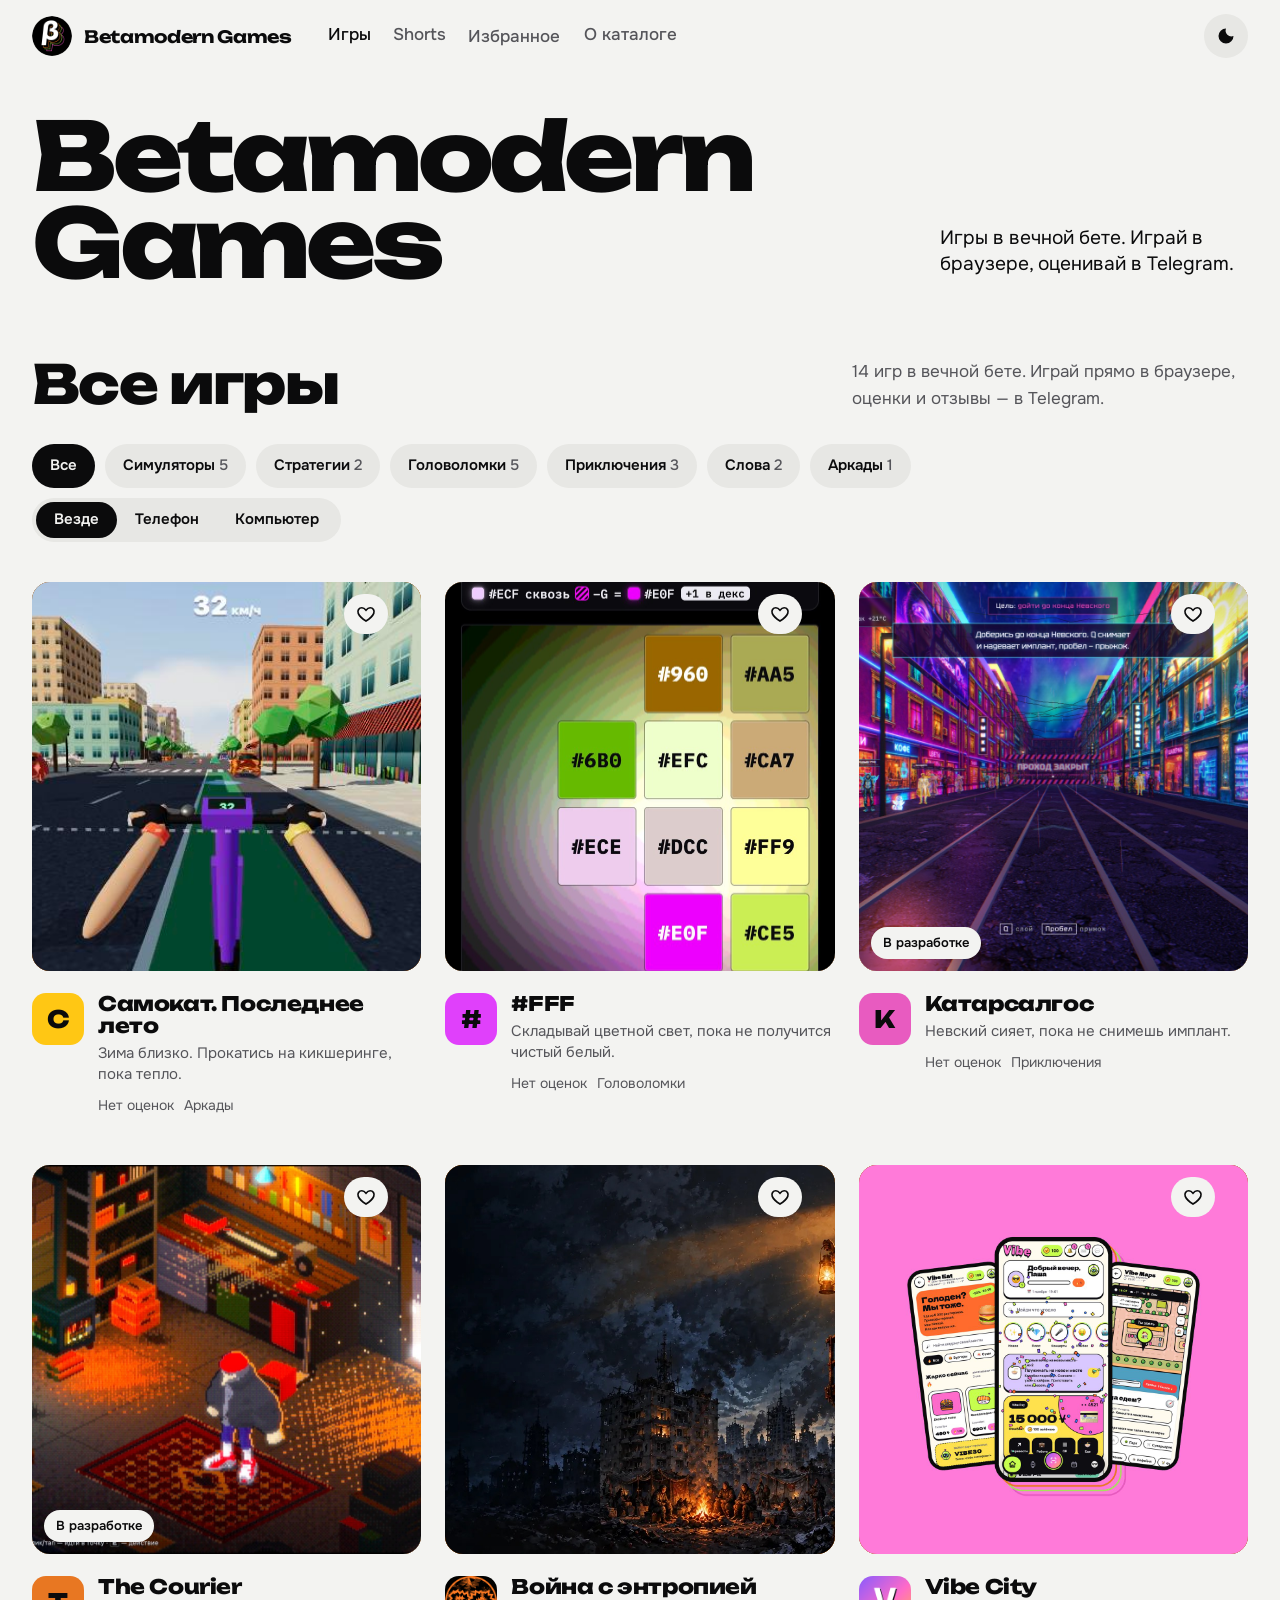
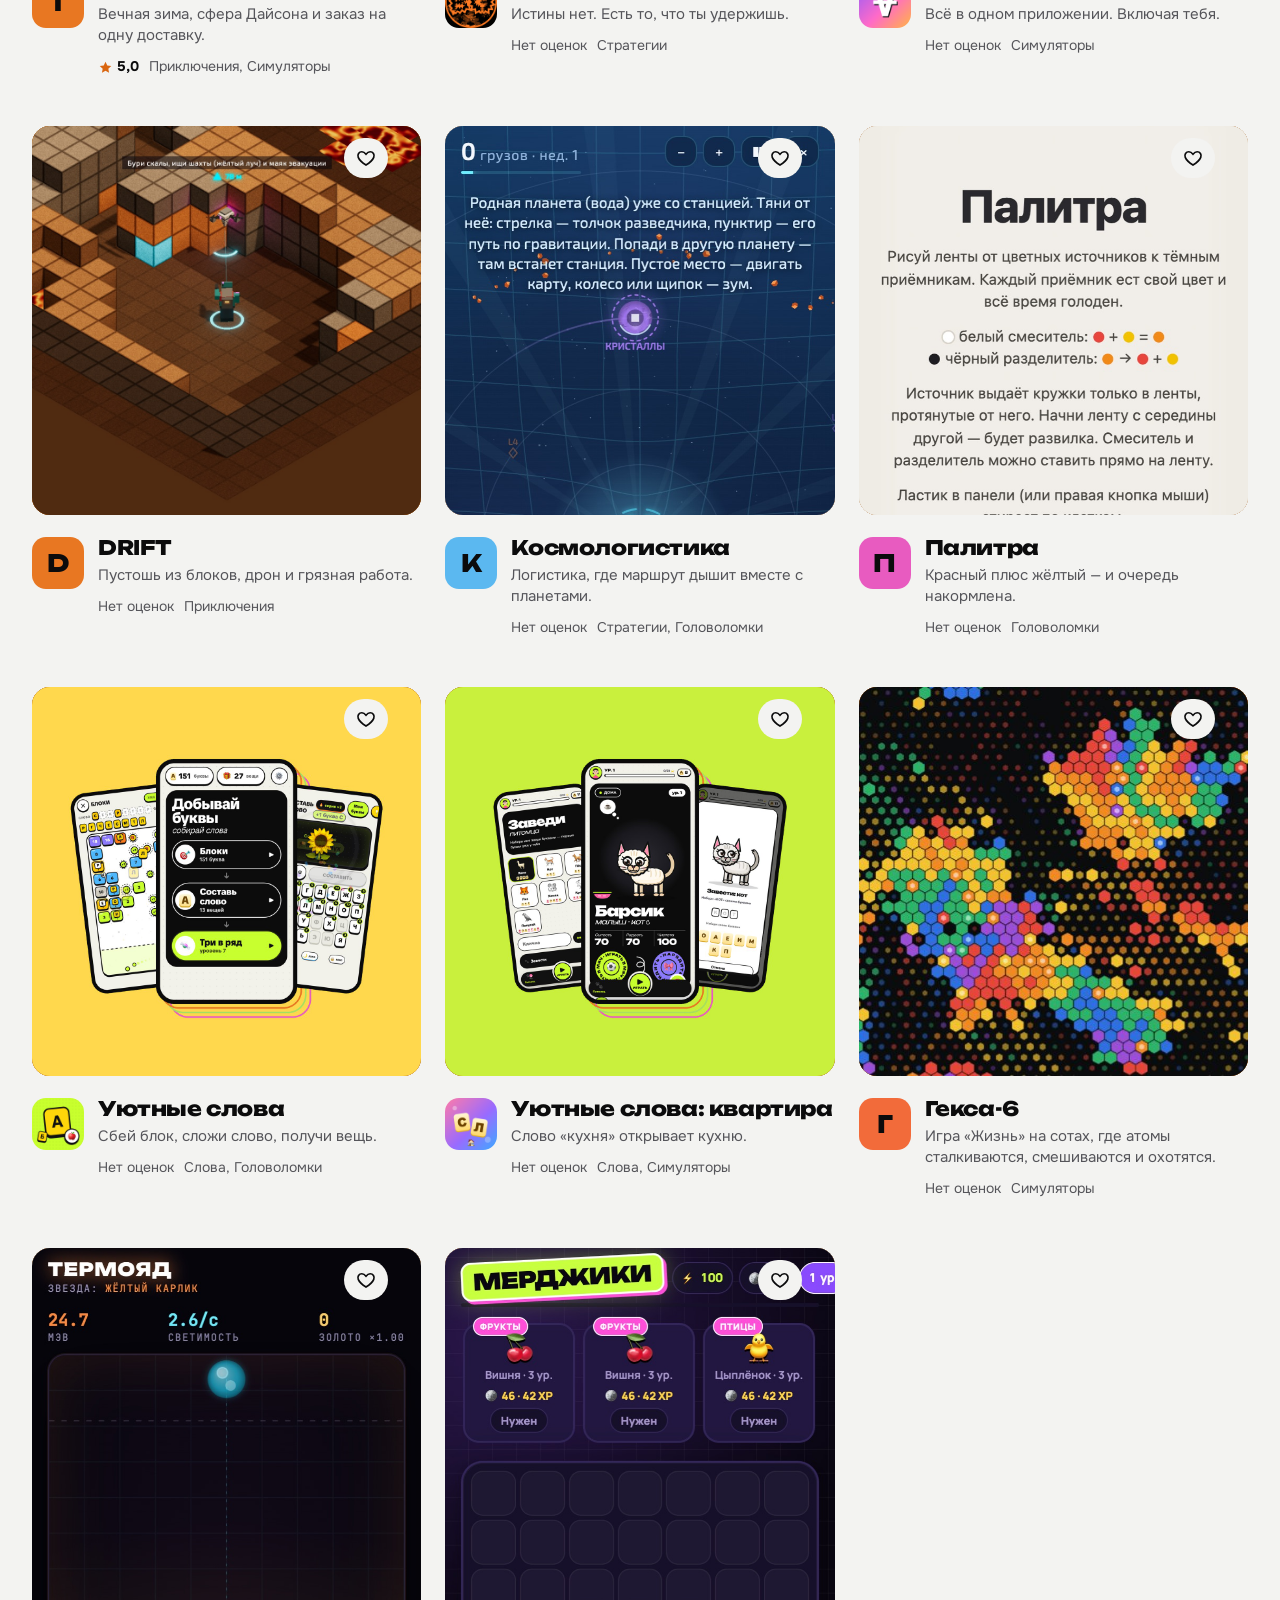
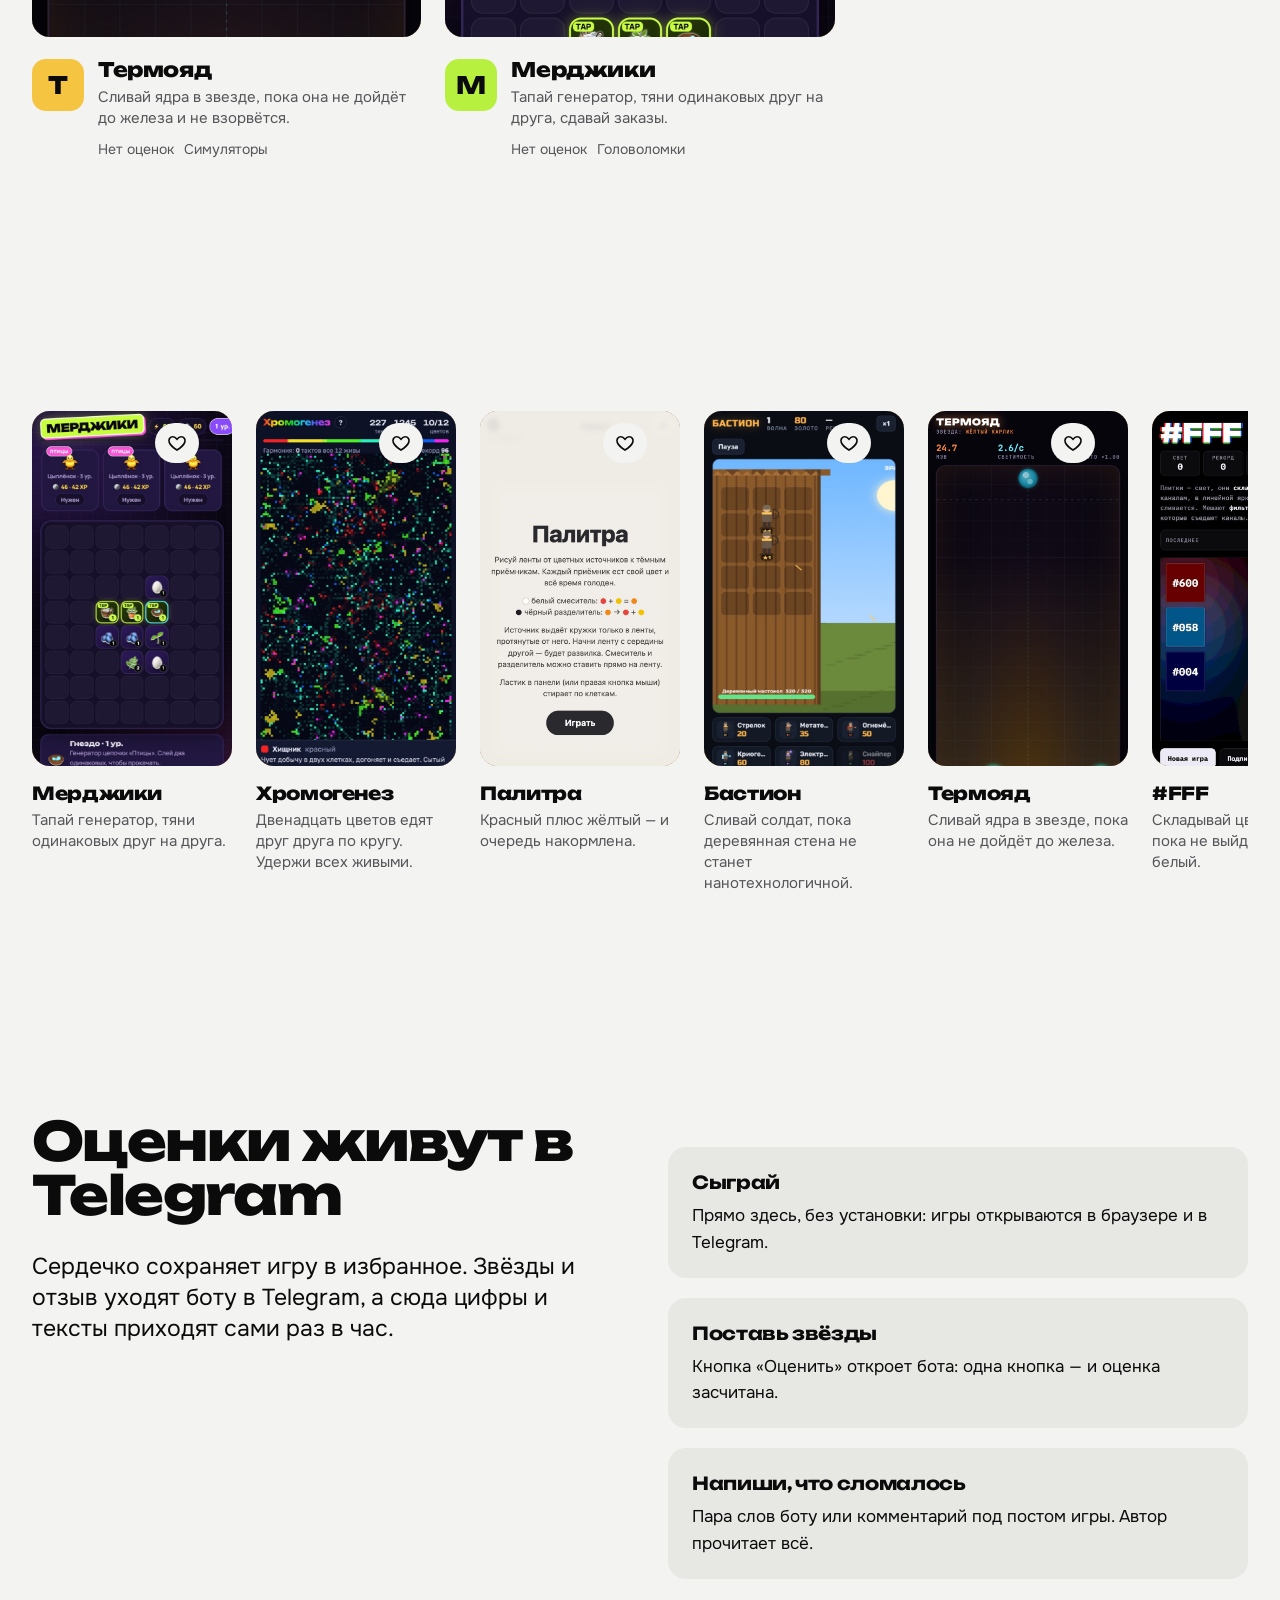
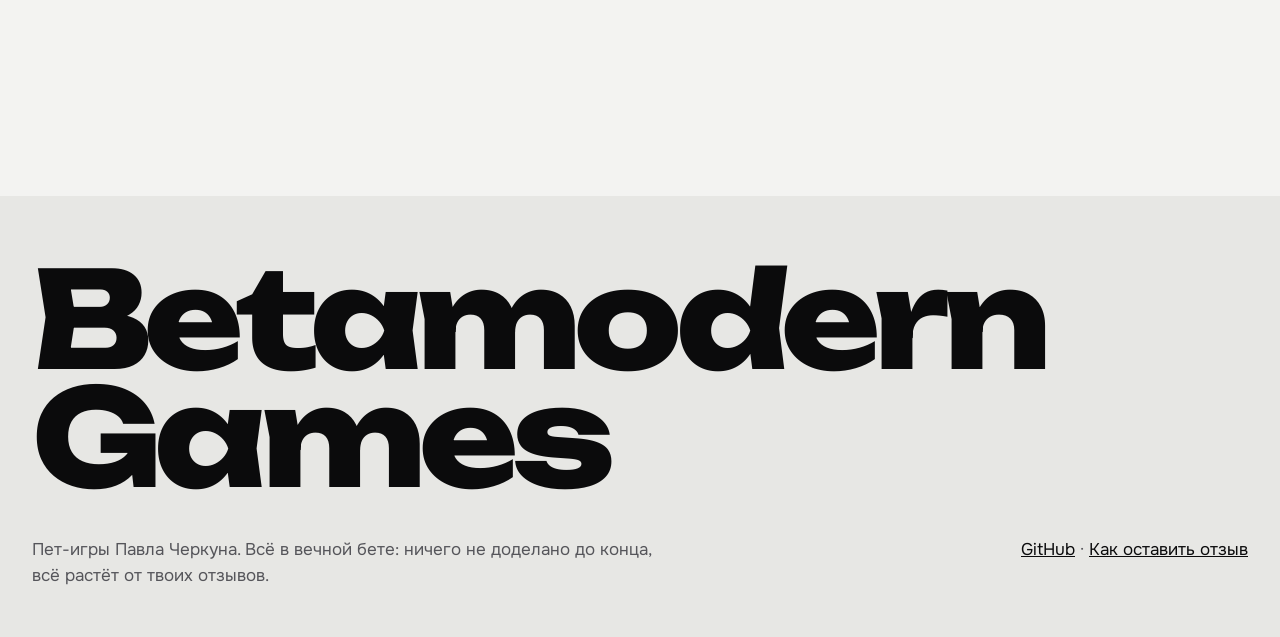
<file: index.html>
<!doctype html>
<html lang="ru">
<head>
<meta charset="utf-8">
<meta name="viewport" content="width=device-width, initial-scale=1, viewport-fit=cover">
<title>Betamodern Games</title>
<meta name="description" content="Пет-игры Павла Черкуна: стратегии, головоломки, симуляторы и приключения прямо в браузере. Оценки и отзывы — через Telegram.">
<meta name="theme-color" content="#0b0b0c" media="(prefers-color-scheme: dark)">
<meta name="theme-color" content="#f3f3f1" media="(prefers-color-scheme: light)">
<meta property="og:title" content="Betamodern Games">
<meta property="og:description" content="Игры в вечной бете. Играй в браузере, оценивай в Telegram.">
<meta property="og:image" content="assets/logo-512.png">
<link rel="icon" href="assets/favicon.png">
<link rel="apple-touch-icon" href="assets/apple-touch-icon.png">
<meta name="mobile-web-app-capable" content="yes">
<meta name="apple-mobile-web-app-capable" content="yes">
<meta name="apple-mobile-web-app-title" content="Betamodern">
<meta name="apple-mobile-web-app-status-bar-style" content="black-translucent">
<meta name="application-name" content="Betamodern Games">
<link rel="manifest" href="manifest.webmanifest">
<link rel="preconnect" href="https://fonts.googleapis.com">
<link rel="preconnect" href="https://fonts.gstatic.com" crossorigin>
<link href="https://fonts.googleapis.com/css2?family=Unbounded:wght@500;700;800&family=Onest:wght@400;500;600;700&display=swap" rel="stylesheet">
<link rel="stylesheet" href="style.css">
<script src="https://telegram.org/js/telegram-web-app.js"></script>
</head>
<body>
<a class="skip" href="#main">К играм</a>
<header class="bar">
  <a class="brand" href="#/" aria-label="Betamodern Games, на главную">
    <img src="assets/logo-192.png" alt="" width="40" height="40">
    <span>Betamodern Games</span>
  </a>
  <nav class="bar-nav" aria-label="Разделы">
    <a href="#/" data-nav="games">Игры</a>
    <a href="#/shorts" data-nav="shorts">Shorts</a>
    <a href="#/favorites" data-nav="favorites">Избранное<sup data-favcount></sup></a>
    <a href="#/about" data-nav="about">О каталоге</a>
  </nav>
  <div class="bar-act">
    <button class="icon-btn" id="theme" type="button" aria-label="Сменить тему">
      <svg viewBox="0 0 24 24" width="20" height="20" aria-hidden="true"><path d="M12 3a9 9 0 1 0 9 9 7 7 0 0 1-9-9Z" fill="currentColor"/></svg>
    </button>
    <a class="btn btn-ghost tg-link" id="tgTop" href="#/about" hidden>Канал в Telegram</a>
  </div>
</header>

<main id="main">
  <noscript><p class="wrap">Каталог собирается скриптом. Включи JavaScript или открой игры прямо: <a href="https://pavel-cherkun.github.io/">pavel-cherkun.github.io</a>.</p></noscript>
  <div id="view"></div>
</main>

<footer class="foot">
  <div class="wrap foot-in">
    <p class="foot-word" aria-hidden="true">Betamodern<br>Games</p>
    <div class="foot-cols">
      <p>Пет-игры Павла Черкуна. Всё в вечной бете: ничего не доделано до конца, всё растёт от твоих отзывов.</p>
      <p><a href="https://github.com/pavel-cherkun">GitHub</a> · <a href="#/about">Как оставить отзыв</a></p>
    </div>
  </div>
</footer>

<div class="sheet" id="sheet" hidden></div>

<div class="lightbox" id="lightbox" hidden>
  <button class="icon-btn lb-close" type="button" aria-label="Закрыть">
    <svg viewBox="0 0 24 24" width="22" height="22" aria-hidden="true"><path d="M6 6l12 12M18 6 6 18" stroke="currentColor" stroke-width="2.2" stroke-linecap="round"/></svg>
  </button>
  <button class="icon-btn lb-prev" type="button" aria-label="Предыдущий кадр">
    <svg viewBox="0 0 24 24" width="22" height="22" aria-hidden="true"><path d="M15 5l-7 7 7 7" fill="none" stroke="currentColor" stroke-width="2.2" stroke-linecap="round"/></svg>
  </button>
  <img alt="">
  <button class="icon-btn lb-next" type="button" aria-label="Следующий кадр">
    <svg viewBox="0 0 24 24" width="22" height="22" aria-hidden="true"><path d="M9 5l7 7-7 7" fill="none" stroke="currentColor" stroke-width="2.2" stroke-linecap="round"/></svg>
  </button>
</div>

<script src="app.js"></script>
</body>
</html>
</file>
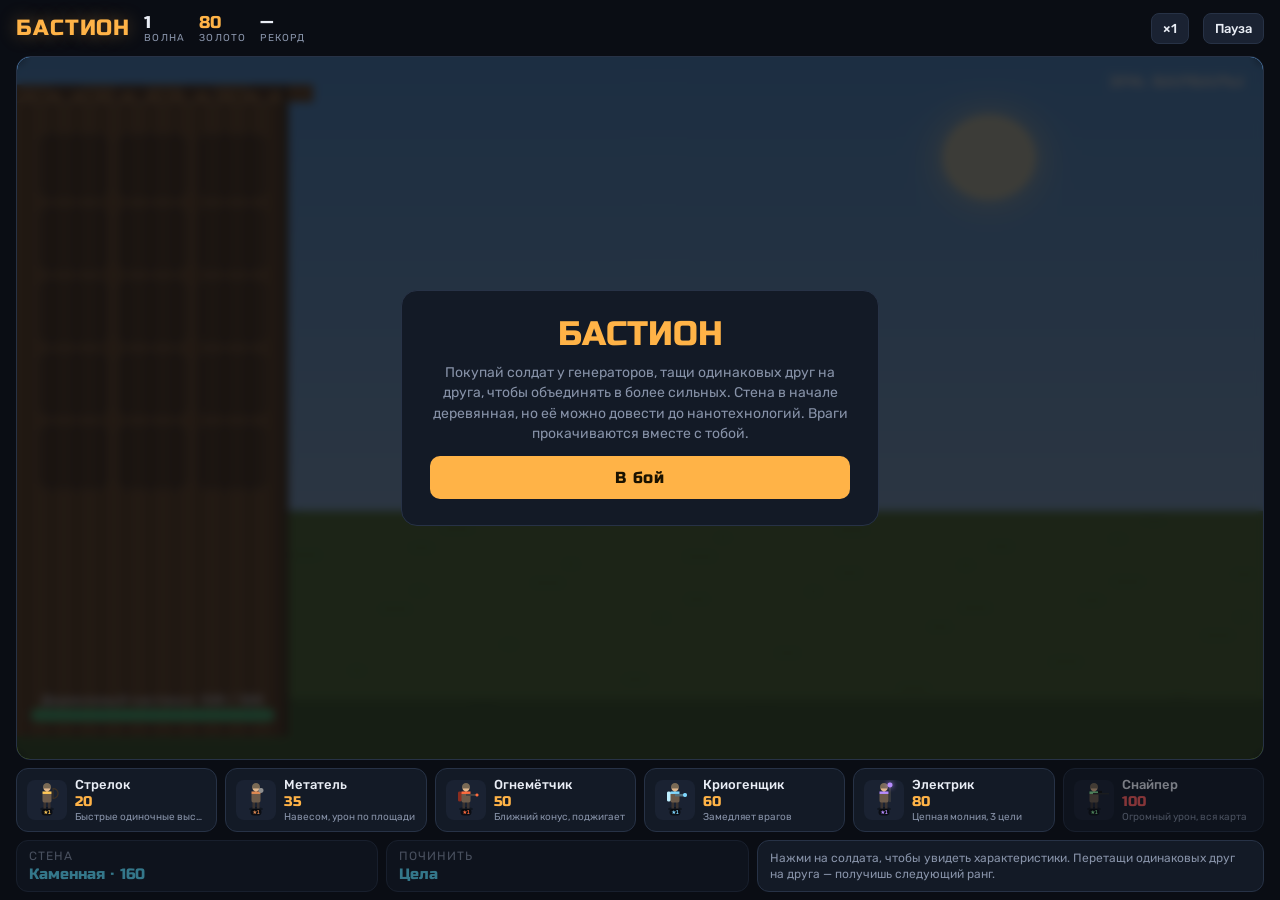
<file: shorts/bastion/index.html>
<!doctype html><html><head><meta charset=utf8><meta name=viewport content="width=device-width,initial-scale=1,viewport-fit=cover"><style>:root{color-scheme:light;box-sizing:border-box;padding-top:env(safe-area-inset-top,0px);padding-bottom:env(safe-area-inset-bottom,0px)}html{scroll-padding-top:env(safe-area-inset-top,0px)}body{margin:0;padding:0;font:14px -apple-system,BlinkMacSystemFont,sans-serif;background:#fff;color:#000}img{max-width:100%}[hidden]:not([hidden=until-found i]){display:none!important}</style></head><body>
<title>Бастион</title>
<meta name="claude:viewport-fit-sides" content="cover">
<link rel="stylesheet" href="https://fonts.googleapis.com/css2?family=Russo+One&family=Rubik:wght@400;500;700&display=swap">
<style>
/* Layout: one-screen arcade. Header strip → canvas battlefield (wall left, enemies from right) → generator dock. Single dark theme by design. */
:root{
  --bg:#0a0d14; --panel:#131a26; --panel2:#1a2232; --line:#273246;
  --fg:#e9edf5; --muted:#8792a8; --accent:#ffb347; --accent2:#5ee0ff;
  --danger:#ff5d5d; --good:#63e68b;
  --display:'Russo One',Impact,'Arial Black',sans-serif;
  --body:'Rubik',system-ui,-apple-system,sans-serif;
  color-scheme:dark;
}
html,body{height:100%}
body{margin:0;background:var(--bg);color:var(--fg);font-family:var(--body);
  display:flex;flex-direction:column;gap:8px;box-sizing:border-box;
  padding-left:max(16px,env(safe-area-inset-left,0px));padding-right:max(16px,env(safe-area-inset-right,0px));padding-block:8px;
  overflow-x:hidden;-webkit-user-select:none;user-select:none}
header{display:flex;align-items:center;gap:14px;flex-wrap:wrap;min-height:40px}
h1{font:400 22px/1 var(--display);margin:0;letter-spacing:.04em;color:var(--accent);text-shadow:0 0 18px rgba(255,179,71,.35)}
.stat{display:flex;flex-direction:column;line-height:1.1}
.stat b{font:400 17px var(--display);font-variant-numeric:tabular-nums}
.stat span{font-size:10px;text-transform:uppercase;letter-spacing:.12em;color:var(--muted)}
.spacer{flex:1}
.hbtn{background:var(--panel2);border:1px solid var(--line);color:var(--fg);border-radius:8px;padding:7px 11px;font:500 13px var(--body);cursor:pointer}
.hbtn:hover{border-color:var(--accent)}
.hbtn:focus-visible,button:focus-visible{outline:2px solid var(--accent2);outline-offset:2px}
#stage{flex:1;min-height:300px;position:relative;border-radius:14px;overflow:hidden;border:1px solid var(--line);background:#0e1420;touch-action:none}
#stage canvas{position:absolute;inset:0;width:100%;height:100%;display:block}
#overlay{position:absolute;inset:0;display:flex;align-items:center;justify-content:center;background:rgba(6,8,14,.78);backdrop-filter:blur(4px)}
#overlay .card{background:var(--panel);border:1px solid var(--line);border-radius:16px;padding:26px 28px;max-width:420px;text-align:center;display:flex;flex-direction:column;gap:12px}
#overlay h2{font:400 34px/1 var(--display);margin:0;color:var(--accent)}
#overlay p{margin:0;color:var(--muted);font-size:14px;line-height:1.45}
.big{background:var(--accent);color:#1a1200;border:0;border-radius:10px;padding:12px 20px;font:400 16px var(--display);letter-spacing:.04em;cursor:pointer}
.big:hover{filter:brightness(1.08)}
#dock{display:flex;flex-direction:column;gap:8px}
#gens{display:grid;grid-template-columns:repeat(6,1fr);gap:8px}
.gen{display:flex;align-items:center;gap:8px;background:var(--panel);border:1px solid var(--line);border-radius:12px;padding:8px 10px;cursor:pointer;color:var(--fg);text-align:left;font-family:var(--body);min-width:0;position:relative;transition:transform .08s}
.gen:active{transform:scale(.97)}
.gen canvas{width:40px;height:40px;flex:none;border-radius:8px;background:var(--panel2)}
.gen .nm{font-weight:500;font-size:13px;white-space:nowrap;overflow:hidden;text-overflow:ellipsis}
.gen .cs{font:400 14px var(--display);color:var(--accent);font-variant-numeric:tabular-nums}
.gen .ds{font-size:10px;color:var(--muted);white-space:nowrap;overflow:hidden;text-overflow:ellipsis}
.gen .tx{min-width:0;display:flex;flex-direction:column;gap:1px}
.gen.poor{opacity:.5}
.gen.poor .cs{color:var(--danger)}
.gen::after{content:"";position:absolute;inset:0;border-radius:12px;box-shadow:0 0 0 2px var(--c,transparent) inset;opacity:0;transition:opacity .15s;pointer-events:none}
.gen:hover::after{opacity:.6}
#row2{display:grid;grid-template-columns:1fr 1fr 1.4fr;gap:8px}
.wbtn{display:flex;flex-direction:column;align-items:flex-start;gap:2px;background:var(--panel);border:1px solid var(--line);border-radius:12px;padding:8px 12px;cursor:pointer;color:var(--fg);font-family:var(--body);min-width:0}
.wbtn .nm{font-size:12px;color:var(--muted);text-transform:uppercase;letter-spacing:.08em}
.wbtn .v{font:400 15px var(--display);color:var(--accent2);white-space:nowrap;overflow:hidden;text-overflow:ellipsis;max-width:100%}
.wbtn.poor{opacity:.5}
#info{background:var(--panel);border:1px solid var(--line);border-radius:12px;padding:8px 12px;display:flex;align-items:center;gap:12px;min-width:0}
#info .t{flex:1;min-width:0;font-size:12px;line-height:1.35;color:var(--muted)}
#info .t b{color:var(--fg);font-weight:500}
#info.sel{border-color:var(--accent)}
#sell{display:none}
#info.sel #sell{display:block}
@media (max-width:720px){
  #gens{grid-template-columns:repeat(3,1fr)}
  .gen{padding:6px 8px;gap:6px}
  .gen canvas{width:34px;height:34px}
  .gen .ds{display:none}
  #row2{grid-template-columns:1fr 1fr}
  #info{grid-column:1/-1}
  h1{font-size:18px}
}
@media (prefers-reduced-motion:reduce){.gen,.big{transition:none}}
</style>

<header>
  <h1>БАСТИОН</h1>
  <div class="stat"><b id="hWave">1</b><span>волна</span></div>
  <div class="stat"><b id="hGold" style="color:var(--accent)">0</b><span>золото</span></div>
  <div class="stat"><b id="hBest">—</b><span>рекорд</span></div>
  <div class="spacer"></div>
  <button class="hbtn" id="bSpeed" type="button">×1</button>
  <button class="hbtn" id="bPause" type="button">Пауза</button>
</header>

<div id="stage">
  <canvas id="cv"></canvas>
  <div id="overlay">
    <div class="card">
      <h2 id="ovTitle">БАСТИОН</h2>
      <p id="ovText">Покупай солдат у генераторов, тащи одинаковых друг на друга, чтобы объединять в более сильных. Стена в начале деревянная, но её можно довести до нанотехнологий. Враги прокачиваются вместе с тобой.</p>
      <button class="big" id="bStart" type="button">В бой</button>
    </div>
  </div>
</div>

<div id="dock">
  <div id="gens"></div>
  <div id="row2">
    <button class="wbtn" id="bWall" type="button"><span class="nm">Стена</span><span class="v" id="wallV">—</span></button>
    <button class="wbtn" id="bRepair" type="button"><span class="nm">Починить</span><span class="v" id="repV">—</span></button>
    <div id="info"><div class="t" id="infoT">Нажми на солдата, чтобы увидеть характеристики. Перетащи одинаковых друг на друга — получишь следующий ранг.</div><button class="hbtn" id="sell" type="button">Продать</button></div>
  </div>
</div>

<script>
(function(){
'use strict';
// ---------- DATA ----------
const TYPES=[
 {id:'shooter',name:'Стрелок',color:'#ffc857',tiers:['Лучник','Арбалетчик','Мушкетёр','Винтовка','Автоматчик','Лазерник','Плазмоган','Бластер','Рельсотрон'],dmg:6,rate:0.45,range:330,cost:20,desc:'Быстрые одиночные выстрелы'},
 {id:'thrower',name:'Метатель',color:'#e08a52',tiers:['Пращник','Камнемёт','Бомбардир','Гранатомётчик','Миномётчик','Ракетчик','Кластерник','Плазма-мортира','Гравибомба'],dmg:18,rate:1.7,range:400,splash:62,cost:35,desc:'Навесом, урон по площади'},
 {id:'flamer',name:'Огнемётчик',color:'#ff6b3d',tiers:['Факельщик','Смоляник','Огнемётчик','Напалмщик','Плазмотрон','Термитник','Солнечный','Звёздный','Фотонный'],dmg:16,rate:0.1,range:175,cost:50,desc:'Ближний конус, поджигает'},
 {id:'cryo',name:'Криогенщик',color:'#7fd8ff',tiers:['Снежок','Ледоруб','Морозильщик','Крио-пушка','Азотник','Ледяной шторм','Абсолютный ноль','Криостаз','Энтропия'],dmg:7,rate:0.9,range:290,cost:60,desc:'Замедляет врагов'},
 {id:'tesla',name:'Электрик',color:'#b78cff',tiers:['Статик','Искровик','Молниевик','Тесла','Дуговик','Ионник','Шторм','Гроза','Перун'],dmg:11,rate:1.1,range:300,chain:3,cost:80,desc:'Цепная молния, 3 цели'},
 {id:'sniper',name:'Снайпер',color:'#8ff5a0',tiers:['Егерь','Следопыт','Снайпер','Марксман','Рейлган','Антиматерия','Квантовый','Орбитальный','Абсолют'],dmg:52,rate:2.8,range:700,cost:100,desc:'Огромный урон, вся карта'},
];
const WALLS=[
 {name:'Деревянный частокол',hp:320,cost:0},
 {name:'Каменная стена',hp:950,cost:160},
 {name:'Кирпичная крепость',hp:2600,cost:550},
 {name:'Стальной бастион',hp:7000,cost:1900},
 {name:'Композитная цитадель',hp:18000,cost:6500},
 {name:'Нанотех-барьер',hp:45000,cost:22000},
];
const ERAS=[
 {name:'Варвары',sky:['#6fb7ff','#cfe6ff'],hill:'#4f8f5a',ground:'#6c8a3c',ground2:'#55702f',body:'#7a4b2a',acc:'#c89a5b',skin:'#e0b48c'},
 {name:'Легион',sky:['#ff9b5c','#ffd9a8'],hill:'#8a5a4a',ground:'#9c7a4f',ground2:'#7d6040',body:'#a8322e',acc:'#d8a338',skin:'#e0b48c'},
 {name:'Пехота',sky:['#8f9db0','#d6dce4'],hill:'#5e6a5a',ground:'#6b6f5a',ground2:'#545847',body:'#5c6b3a',acc:'#3b4428',skin:'#d9b08c'},
 {name:'Мехи',sky:['#3d3a6b','#b47aa5'],hill:'#3a3550',ground:'#4a4f5e',ground2:'#363a47',body:'#8d96a8',acc:'#ff8a3d',skin:'#c0c7d4'},
 {name:'Киборги',sky:['#05060f','#1b1040'],hill:'#120f26',ground:'#1b1f2e',ground2:'#12151f',body:'#1f2433',acc:'#3dfff0',skin:'#8a93a8'},
];
const COLS=3,ROWS=5,SLOT=58,SX=12,SY=58,WALL_W=COLS*SLOT+24,H=560,GY=H-48,MAXLVL=9;
const uDmg=u=>TYPES[u.t].dmg*Math.pow(1.65,u.lvl-1);
const uRate=u=>TYPES[u.t].rate*Math.pow(0.96,u.lvl-1);
const uRange=u=>TYPES[u.t].range*(1+0.05*(u.lvl-1));
const uName=u=>TYPES[u.t].tiers[u.lvl-1];

// ---------- STATE ----------
const cv=document.getElementById('cv'),ctx=cv.getContext('2d');
const stage=document.getElementById('stage');
let W=960,scale=1,dpr=1;
let G;
function reset(){
  G={gold:80,wave:0,wallLvl:0,wallHp:WALLS[0].hp,slots:Array(COLS*ROWS).fill(null),buys:TYPES.map(()=>0),
     enemies:[],projs:[],fx:[],toSpawn:0,spawnT:0,between:true,countdown:3,time:0,running:false,over:false,speed:1,paused:false,
     drag:null,sel:-1,kills:0,shake:0,flash:0};
}
reset();
let best=0;try{best=+localStorage.getItem('bastion_best')||0}catch(e){}

// ---------- SIZING ----------
function resize(){
  const r=stage.getBoundingClientRect();dpr=Math.min(2,window.devicePixelRatio||1);
  W=Math.max(430,Math.min(1200,Math.round(H*r.width/r.height)));
  scale=r.height/H;
  cv.width=Math.round(r.width*dpr);cv.height=Math.round(r.height*dpr);
}
window.addEventListener('resize',resize);resize();

// ---------- HELPERS ----------
const rnd=(a,b)=>a+Math.random()*(b-a);
const clamp=(v,a,b)=>v<a?a:v>b?b:v;
const slotXY=i=>({x:SX+(i%COLS)*SLOT+SLOT/2,y:SY+Math.floor(i/COLS)*SLOT+SLOT/2});
const era=()=>ERAS[Math.min(4,Math.floor(Math.max(0,G.wave-1)/10))];
const eraIdx=()=>Math.min(4,Math.floor(Math.max(0,G.wave-1)/10));
function fmt(n){return n>=1e6?(n/1e6).toFixed(1)+'M':n>=1e4?(n/1e3).toFixed(1)+'k':Math.round(n)+''}
function text(x,y,txt,color,size){G.fx.push({k:'txt',x,y,txt,color,life:1,size:size||13});}
function burst(x,y,color,n,sp){for(let i=0;i<n;i++){const a=rnd(0,Math.PI*2),s=rnd(sp*0.3,sp);G.fx.push({k:'p',x,y,vx:Math.cos(a)*s,vy:Math.sin(a)*s-sp*0.4,life:rnd(.4,.9),color,sz:rnd(2,4.5)});}}
function genCost(t){return Math.round(TYPES[t].cost*Math.pow(1.08,G.buys[t]));}

// ---------- WAVES ----------
function startWave(){
  G.wave++;G.between=false;
  G.toSpawn=Math.round(6+G.wave*1.4);G.spawnT=0.5;
  if(G.wave%10===0)G.toSpawn+=1;
  G.flash=(G.wave-1)%10===0&&G.wave>1?1:0;
  text(WALL_W+ (W-WALL_W)/2, 140, 'ВОЛНА '+G.wave+(G.wave%10===0?' · БОСС':''), '#fff', 22);
}
function spawnEnemy(){
  const w=G.wave,hp=30*Math.pow(1.17,w-1),dmg=6*Math.pow(1.09,w-1);
  let kind='grunt';const r=Math.random();
  if(G.wave%10===0&&G.toSpawn===1)kind='boss';
  else if(w>=3&&r<0.28)kind='runner';else if(w>=5&&r<0.45)kind='brute';
  const K={grunt:{hp:1,spd:42,dmg:1,sz:1,g:1},runner:{hp:.55,spd:88,dmg:.7,sz:.85,g:.8},brute:{hp:2.7,spd:25,dmg:2.2,sz:1.3,g:2.3},boss:{hp:16,spd:19,dmg:5,sz:2,g:16}}[kind];
  G.enemies.push({x:W+30,y:rnd(GY-150,GY-6),hp:hp*K.hp,max:hp*K.hp,spd:K.spd,dmg:dmg*K.dmg,kind,sz:K.sz,era:eraIdx(),
    gold:Math.round((4+w*1.1)*Math.pow(1.03,w)*K.g),slow:0,burn:0,burnD:0,atk:0,anim:rnd(0,9),hit:0});
  G.toSpawn--;
}

// ---------- COMBAT ----------
function inRange(u,sx,sy,e){const dx=e.x-sx,dy=(e.y-40*e.sz-sy)*0.35;return Math.hypot(dx,dy)<=uRange(u);}
function pickTarget(u,sx,sy){let best=null;for(const e of G.enemies){if(e.hp<=0)continue;if(inRange(u,sx,sy,e)&&(!best||e.x<best.x))best=e;}return best;}
function damage(e,d,color){
  if(e.hp<=0)return;e.hp-=d;e.hit=0.12;
  if(Math.random()<0.5)text(e.x+rnd(-8,8),e.y-50*e.sz,fmt(d),color||'#fff',11);
  if(e.hp<=0){e.hp=0;G.gold+=e.gold;G.kills++;burst(e.x,e.y-20*e.sz,ERAS[e.era].acc,e.kind==='boss'?40:12,e.kind==='boss'?260:150);text(e.x,e.y-60*e.sz,'+'+e.gold,'#ffb347',12);if(e.kind==='boss')G.shake=0.5;}
}
function fireUnit(i,u,dt){
  const {x,y}=slotXY(i);const T=TYPES[u.t];
  u.cd-=dt;if(u.cd>0)return;
  const tgt=pickTarget(u,x,y);if(!tgt){u.cd=0.05;return;}
  u.cd=uRate(u);u.kick=1;const d=uDmg(u),ty=tgt.y-30*tgt.sz;
  switch(T.id){
    case 'shooter':G.projs.push({k:'bolt',x:x+16,y:y-6,tgt,spd:620,dmg:d,lvl:u.lvl,col:T.color});break;
    case 'thrower':G.projs.push({k:'arc',x:x+10,y:y-10,sx:x+10,sy:y-10,tx:tgt.x,ty,t:0,dur:Math.max(.45,Math.hypot(tgt.x-x,ty-y)/520),dmg:d,splash:T.splash*(1+0.04*u.lvl),lvl:u.lvl,col:T.color});break;
    case 'flamer':{
      let any=false;for(const e of G.enemies){if(e.hp>0&&inRange(u,x,y,e)&&e.x>x){damage(e,d*0.1*0.6,null);e.burn=2;e.burnD=d*0.18;any=true;}}
      for(let k=0;k<3;k++)G.fx.push({k:'fl',x:x+18,y:y-4,vx:rnd(220,360)*(1+0.03*u.lvl),vy:rnd(-30,30)+(ty-y)*0.5,life:rnd(.25,.45),sz:rnd(5,10),lvl:u.lvl});
      break;}
    case 'cryo':G.projs.push({k:'ice',x:x+16,y:y-6,tgt,spd:420,dmg:d,slow:Math.min(.8,.4+.04*u.lvl),lvl:u.lvl,col:T.color});break;
    case 'tesla':{
      const hits=[tgt];let cur=tgt,dd=d;const pts=[{x:x+14,y:y-14}];
      for(let c=0;c<T.chain+Math.floor(u.lvl/3);c++){
        damage(cur,dd,T.color);pts.push({x:cur.x,y:cur.y-30*cur.sz});dd*=0.65;
        let nx=null,bd=1e9;for(const e of G.enemies){if(e.hp<=0||hits.includes(e))continue;const q=Math.hypot(e.x-cur.x,e.y-cur.y);if(q<140&&q<bd){bd=q;nx=e;}}
        if(!nx)break;hits.push(nx);cur=nx;
      }
      G.fx.push({k:'bolt',pts,life:.18,col:T.color,w:1.5+u.lvl*.3});break;}
    case 'sniper':{
      damage(tgt,d,T.color);burst(tgt.x,ty,T.color,6,120);
      G.fx.push({k:'line',x1:x+22,y1:y-8,x2:tgt.x,y2:ty,life:.22,col:T.color,w:1+u.lvl*.25});
      if(u.lvl>=5){for(const e of G.enemies){if(e!==tgt&&e.hp>0&&Math.abs(e.y-tgt.y)<30&&e.x>tgt.x)damage(e,d*0.5,T.color);}}
      break;}
  }
}

// ---------- UPDATE ----------
function update(dt){
  if(G.over)return;
  G.time+=dt;
  if(G.shake>0)G.shake-=dt;if(G.flash>0)G.flash-=dt*1.5;
  // waves
  if(G.between){G.countdown-=dt;if(G.countdown<=0)startWave();}
  else{
    if(G.toSpawn>0){G.spawnT-=dt;if(G.spawnT<=0){spawnEnemy();G.spawnT=Math.max(.45,1.2-G.wave*.02);}}
    else if(G.enemies.length===0){G.between=true;G.countdown=6;G.gold+=Math.round(10+G.wave*3);text(WALL_W+(W-WALL_W)/2,170,'Волна отбита  +'+Math.round(10+G.wave*3),'#63e68b',16);}
  }
  // units
  G.slots.forEach((u,i)=>{if(u){fireUnit(i,u,dt);if(u.kick>0)u.kick-=dt*5;}});
  // wall regen
  G.wallHp=Math.min(WALLS[G.wallLvl].hp,G.wallHp+WALLS[G.wallLvl].hp*0.002*dt);
  // enemies
  for(const e of G.enemies){
    if(e.hp<=0)continue;
    e.anim+=dt*(e.kind==='runner'?14:8);
    if(e.hit>0)e.hit-=dt;
    if(e.slow>0)e.slow-=dt;
    if(e.burn>0){e.burn-=dt;damage(e,e.burnD*dt,null);if(Math.random()<dt*20)G.fx.push({k:'fl',x:e.x+rnd(-8,8),y:e.y-rnd(10,40)*e.sz,vx:rnd(-10,10),vy:-60,life:.3,sz:rnd(3,6),lvl:1});}
    const front=WALL_W+8+12*e.sz;
    if(e.x>front){e.x-=e.spd*(e.slow>0?1-e.slowV:1)*dt;}
    else{
      e.x=front;e.atk-=dt;
      if(e.atk<=0){e.atk=1;G.wallHp-=e.dmg;G.shake=Math.max(G.shake,.12);burst(WALL_W+2,e.y-20*e.sz,'#ffd27a',5,90);
        if(G.wallHp<=0){G.wallHp=0;gameOver();return;}}
    }
  }
  G.enemies=G.enemies.filter(e=>e.hp>0);
  // projectiles
  for(const p of G.projs){
    if(p.k==='arc'){p.t+=dt/p.dur;const t=Math.min(1,p.t);p.x=p.sx+(p.tx-p.sx)*t;p.y=p.sy+(p.ty-p.sy)*t-Math.sin(t*Math.PI)*(90+Math.abs(p.tx-p.sx)*0.25);
      if(p.t>=1){p.dead=true;for(const e of G.enemies){if(Math.hypot(e.x-p.tx,(e.y-30*e.sz-p.ty))<p.splash)damage(e,p.dmg,p.col);}
        G.fx.push({k:'ring',x:p.tx,y:p.ty,r:p.splash,life:.35,col:p.col});burst(p.tx,p.ty,p.col,10,160);G.shake=Math.max(G.shake,.05);}
    }else{
      const e=p.tgt;if(e.hp<=0){p.dead=true;continue;}
      const ty=e.y-30*e.sz,dx=e.x-p.x,dy=ty-p.y,dist=Math.hypot(dx,dy),st=p.spd*dt;
      p.a=Math.atan2(dy,dx);
      if(dist<=st+6){p.dead=true;damage(e,p.dmg,p.col);if(p.k==='ice'){e.slow=2.2;e.slowV=p.slow;burst(p.x,p.y,'#bff1ff',6,90);}else burst(p.x,p.y,p.col,4,80);}
      else{p.x+=dx/dist*st;p.y+=dy/dist*st;}
    }
  }
  G.projs=G.projs.filter(p=>!p.dead);
  for(const f of G.fx){f.life-=dt*(f.k==='txt'?0.9:f.k==='ring'?2.6:1.6);
    if(f.k==='p'){f.x+=f.vx*dt;f.y+=f.vy*dt;f.vy+=380*dt;}
    if(f.k==='fl'){f.x+=f.vx*dt;f.y+=f.vy*dt;f.vy-=120*dt;f.sz+=18*dt;}
    if(f.k==='txt')f.y-=28*dt;}
  G.fx=G.fx.filter(f=>f.life>0);
}
function gameOver(){G.over=true;G.running=false;if(G.wave>best){best=G.wave;try{localStorage.setItem('bastion_best',best)}catch(e){}}
  ovTitle.textContent='СТЕНА ПАЛА';ovText.textContent='Ты продержался до волны '+G.wave+' и уничтожил '+G.kills+' врагов. Рекорд: волна '+best+'.';bStart.textContent='Ещё раз';overlay.hidden=false;}

// ---------- DRAW: WORLD ----------
function drawSky(E){
  const g=ctx.createLinearGradient(0,0,0,GY);g.addColorStop(0,E.sky[0]);g.addColorStop(1,E.sky[1]);ctx.fillStyle=g;ctx.fillRect(0,0,W,GY);
  const ei=eraIdx();
  if(ei>=3){ctx.fillStyle='rgba(255,255,255,.8)';for(let i=0;i<60;i++){const x=(i*173.3)%W,y=(i*97.7)%(GY*0.6);const tw=0.5+0.5*Math.sin(G.time*2+i);ctx.globalAlpha=tw*(ei===4?1:.5);ctx.fillRect(x,y,1.5,1.5);}ctx.globalAlpha=1;}
  // sun / moon
  ctx.beginPath();ctx.arc(W*0.78,80,ei===4?22:34,0,7);ctx.fillStyle=ei===4?'#dfe7ff':ei===3?'#ffd1a3':ei===1?'#ffe08a':'#fff6d0';ctx.shadowColor=ctx.fillStyle;ctx.shadowBlur=40;ctx.fill();ctx.shadowBlur=0;
  // hills / skyline
  ctx.fillStyle=E.hill;ctx.beginPath();ctx.moveTo(0,GY);
  if(ei>=3){for(let x=0;x<=W;x+=26){const h=90+((x*7919)%130);ctx.lineTo(x,GY-h-40);ctx.lineTo(x+26,GY-h-40);}}
  else{for(let x=0;x<=W;x+=12)ctx.lineTo(x,GY-60-40*Math.sin(x*0.011)-25*Math.sin(x*0.027+2));}
  ctx.lineTo(W,GY);ctx.closePath();ctx.fill();
  if(ei>=3){ctx.fillStyle=ei===4?'rgba(61,255,240,.5)':'rgba(255,220,150,.35)';for(let x=8;x<W;x+=26){for(let k=0;k<4;k++){if(((x*31+k*17)%7)<3)ctx.fillRect(x+6,GY-80-((x*7919)%130)+k*14,5,6);}}}
  // ground
  ctx.fillStyle=E.ground;ctx.fillRect(0,GY-150,W,150+48);
  ctx.fillStyle=E.ground2;ctx.fillRect(0,GY,W,48);
  if(ei===4){ctx.strokeStyle='rgba(61,255,240,.18)';ctx.lineWidth=1;for(let x=WALL_W;x<W;x+=48){ctx.beginPath();ctx.moveTo(x,GY-150);ctx.lineTo(x,GY+48);ctx.stroke();}for(let y=GY-150;y<GY+48;y+=30){ctx.beginPath();ctx.moveTo(WALL_W,y);ctx.lineTo(W,y);ctx.stroke();}}
  else{ctx.fillStyle='rgba(0,0,0,.08)';for(let i=0;i<40;i++){const x=WALL_W+((i*911)%(W-WALL_W)),y=GY-150+((i*577)%190);ctx.fillRect(x,y,rnd(0,0)+10+(i%3)*6,3);}}
}
function drawWall(){
  const L=G.wallLvl,top=36,bot=GY+30;
  ctx.save();
  // body
  const pal=[['#8a5a2b','#6b4320','#a8713a'],['#8b8f96','#6a6e75','#a5a9b0'],['#a8503c','#7d3a2b','#c76a52'],['#5f6c7d','#46505e','#8d9bb0'],['#2a3140','#1b2029','#4a5668'],['#0e1b24','#071017','#1e3a4a']][L];
  ctx.fillStyle=pal[0];ctx.fillRect(0,top,WALL_W,bot-top);
  // crenellations
  for(let x=0;x<WALL_W;x+=24){ctx.fillStyle=(x/24)%2?pal[1]:pal[0];ctx.fillRect(x,top-14,24,14);}
  if(L===0){ctx.fillStyle=pal[1];for(let x=0;x<WALL_W;x+=18){ctx.fillRect(x+6,top,3,bot-top);}ctx.fillStyle=pal[2];for(let x=0;x<WALL_W;x+=18){ctx.beginPath();ctx.moveTo(x,top);ctx.lineTo(x+9,top-10);ctx.lineTo(x+18,top);ctx.fill();}}
  else if(L===1||L===2){ctx.strokeStyle=pal[1];ctx.lineWidth=2;const bh=L===1?26:14,bw=L===1?44:30;for(let y=top;y<bot;y+=bh){ctx.beginPath();ctx.moveTo(0,y);ctx.lineTo(WALL_W,y);ctx.stroke();const off=((y/bh)|0)%2?bw/2:0;for(let x=off;x<WALL_W;x+=bw){ctx.beginPath();ctx.moveTo(x,y);ctx.lineTo(x,y+bh);ctx.stroke();}}}
  else if(L===3){ctx.strokeStyle=pal[1];ctx.lineWidth=3;for(let y=top;y<bot;y+=70){ctx.beginPath();ctx.moveTo(0,y);ctx.lineTo(WALL_W,y);ctx.stroke();}ctx.fillStyle=pal[2];for(let y=top+8;y<bot;y+=22)for(let x=8;x<WALL_W;x+=22){ctx.beginPath();ctx.arc(x,y,2,0,7);ctx.fill();}}
  else if(L===4){ctx.strokeStyle=pal[2];ctx.lineWidth=1.2;const r=14;for(let y=top,row=0;y<bot;y+=r*1.5,row++){for(let x=row%2?r*0.87:0;x<WALL_W;x+=r*1.73){ctx.beginPath();for(let k=0;k<6;k++){const a=Math.PI/3*k+Math.PI/6;ctx.lineTo(x+r*Math.cos(a),y+r*Math.sin(a));}ctx.closePath();ctx.stroke();}}}
  else{ctx.strokeStyle='rgba(61,255,240,.55)';ctx.lineWidth=1.5;for(let y=top;y<bot;y+=28){ctx.beginPath();ctx.moveTo(0,y);ctx.lineTo(WALL_W,y);ctx.stroke();}
    for(let i=0;i<6;i++){const y=top+((G.time*60+i*90)%(bot-top));const g=ctx.createLinearGradient(0,y-30,0,y);g.addColorStop(0,'rgba(61,255,240,0)');g.addColorStop(1,'rgba(61,255,240,.5)');ctx.fillStyle=g;ctx.fillRect(0,y-30,WALL_W,30);}
    ctx.strokeStyle='rgba(120,255,250,.25)';for(let x=0;x<WALL_W;x+=36){ctx.beginPath();ctx.moveTo(x,top);ctx.lineTo(x,bot);ctx.stroke();}}
  // slots
  for(let i=0;i<COLS*ROWS;i++){const {x,y}=slotXY(i);ctx.fillStyle='rgba(0,0,0,.22)';ctx.beginPath();ctx.roundRect(x-SLOT/2+3,y-SLOT/2+3,SLOT-6,SLOT-6,8);ctx.fill();
    if(G.drag&&G.drag.over===i){ctx.strokeStyle='#ffb347';ctx.lineWidth=2;ctx.stroke();}
    else if(i===G.sel){ctx.strokeStyle='rgba(255,179,71,.7)';ctx.lineWidth=2;ctx.stroke();}
    else{ctx.strokeStyle='rgba(255,255,255,.08)';ctx.lineWidth=1;ctx.stroke();}}
  // damage cracks
  const dmgF=1-G.wallHp/WALLS[L].hp;
  if(dmgF>0.3){ctx.strokeStyle='rgba(0,0,0,.6)';ctx.lineWidth=2;const n=Math.floor(dmgF*8);for(let i=0;i<n;i++){let x=WALL_W-10,y=top+40+i*55;ctx.beginPath();ctx.moveTo(x,y);for(let k=0;k<5;k++){x-=12+((i*k*7)%10);y+=((i*13+k*29)%21)-10;ctx.lineTo(x,y);}ctx.stroke();}}
  // front edge
  ctx.fillStyle='rgba(0,0,0,.35)';ctx.fillRect(WALL_W-6,top-14,6,bot-top+14);
  // hp bar
  const bw=WALL_W-20,hp=G.wallHp/WALLS[L].hp;
  ctx.fillStyle='rgba(0,0,0,.5)';ctx.beginPath();ctx.roundRect(10,bot-22,bw,10,5);ctx.fill();
  ctx.fillStyle=hp>.5?'#63e68b':hp>.25?'#ffb347':'#ff5d5d';ctx.beginPath();ctx.roundRect(10,bot-22,bw*hp,10,5);ctx.fill();
  ctx.font='500 10px Rubik,sans-serif';ctx.fillStyle='#fff';ctx.textAlign='center';ctx.fillText(WALLS[L].name+'  '+fmt(G.wallHp)+' / '+fmt(WALLS[L].hp),WALL_W/2,bot-26);
  ctx.restore();
}

// ---------- DRAW: SOLDIER ----------
function drawSoldier(c,x,y,t,lvl,time,kick){
  const T=TYPES[t],tier=Math.ceil(lvl/3),col=T.color;
  c.save();c.translate(x,y+14);
  const bob=Math.sin(time*3+x)*1.2;
  c.fillStyle='rgba(0,0,0,.35)';c.beginPath();c.ellipse(0,2,14,4,0,0,7);c.fill();
  c.translate(0,bob);
  if(tier===3){c.shadowColor=col;c.shadowBlur=14;}
  // legs
  c.fillStyle=tier===3?'#2b2f3a':'#3a3330';c.fillRect(-7,-14,5,14);c.fillRect(2,-14,5,14);
  // torso
  c.fillStyle=tier===1?'#6b5a4a':tier===2?'#4b5563':'#1c2230';c.beginPath();c.roundRect(-9,-34,18,22,4);c.fill();
  c.fillStyle=col;c.fillRect(-9,-34,18,5);
  if(tier>=2){c.fillRect(-3,-29,6,14);}
  // head
  c.fillStyle='#e3b98f';c.beginPath();c.arc(0,-41,7,0,7);c.fill();
  // helmet by tier
  c.fillStyle=tier===1?'#7a6a55':tier===2?'#59616e':'#111722';
  c.beginPath();c.arc(0,-43,8,Math.PI,0);c.fill();
  if(tier===1){c.fillRect(-8,-43,16,3);}
  if(tier===2){c.fillRect(-9,-43,18,3);}
  if(tier===3){c.fillStyle=col;c.fillRect(-7,-42,14,3);c.shadowBlur=0;}
  // weapon
  c.strokeStyle=tier===3?col:'#3b3025';c.lineWidth=2.5;c.lineCap='round';
  const kx=kick>0?-3*kick:0;
  switch(T.id){
    case 'shooter':
      if(tier===1){c.beginPath();c.arc(12+kx,-30,10,-Math.PI/2,Math.PI/2);c.stroke();c.beginPath();c.moveTo(12+kx,-40);c.lineTo(12+kx,-20);c.stroke();}
      else{c.fillStyle=tier===2?'#2b2b2b':col;c.fillRect(2+kx,-31,22,4);if(tier===3){c.fillStyle='#fff';c.fillRect(20+kx,-30,4,2);}}
      break;
    case 'thrower':
      if(tier===1){c.fillStyle='#8f8f8f';c.beginPath();c.arc(10,-36+kx*2,5,0,7);c.fill();}
      else{c.fillStyle=tier===2?'#3b4b3a':col;c.save();c.translate(2,-34);c.rotate(-0.6);c.fillRect(0,-3,26,7);c.restore();}
      break;
    case 'flamer':
      c.fillStyle=tier===3?'#1a2a3a':'#8a2d1f';c.beginPath();c.roundRect(-16,-34,7,20,3);c.fill();
      c.fillStyle='#444';c.fillRect(0,-29,20,4);c.fillStyle=col;c.beginPath();c.arc(22+kx,-27,3+Math.sin(time*20)*1,0,7);c.fill();
      break;
    case 'cryo':
      c.fillStyle='#bfefff';c.beginPath();c.roundRect(-16,-34,7,20,3);c.fill();
      c.fillStyle='#546e7a';c.fillRect(0,-29,18,5);c.fillStyle=col;c.beginPath();c.arc(20,-27,4,0,7);c.fill();
      break;
    case 'tesla':
      c.strokeStyle='#444';c.beginPath();c.moveTo(12,-14);c.lineTo(12,-44);c.stroke();
      c.fillStyle=col;c.shadowColor=col;c.shadowBlur=12+Math.sin(time*9)*6;c.beginPath();c.arc(12,-47,5,0,7);c.fill();c.shadowBlur=0;
      break;
    case 'sniper':
      c.fillStyle=tier===3?col:'#2b2b2b';c.fillRect(-2+kx,-31,32,3);c.fillStyle='#111';c.fillRect(8+kx,-35,8,4);
      break;
  }
  c.restore();
  // level chevrons
  c.save();c.translate(x,y);c.fillStyle=col;c.font='700 10px Rubik,sans-serif';c.textAlign='center';
  c.beginPath();c.roundRect(-11,16,22,13,6);c.fillStyle='rgba(0,0,0,.6)';c.fill();c.fillStyle=col;c.fillText('★'+lvl,0,26);
  c.restore();
}

// ---------- DRAW: ENEMY ----------
function drawEnemy(e){
  const E=ERAS[e.era],s=e.sz;ctx.save();ctx.translate(e.x,e.y);
  ctx.fillStyle='rgba(0,0,0,.35)';ctx.beginPath();ctx.ellipse(0,0,16*s,4*s,0,0,7);ctx.fill();
  const walk=Math.sin(e.anim)*6;
  ctx.scale(s,s);
  if(e.hit>0){ctx.filter='brightness(2.2)';}
  if(e.era===4){ctx.shadowColor=E.acc;ctx.shadowBlur=10;}
  // legs
  ctx.fillStyle=E.body;ctx.fillRect(-7,-16,5,16+walk*0.3);ctx.fillRect(2,-16,5,16-walk*0.3);
  // torso
  const ws=e.kind==='brute'||e.kind==='boss'?13:9;
  ctx.fillStyle=E.body;ctx.beginPath();ctx.roundRect(-ws,-38,ws*2,24,e.era>=3?2:5);ctx.fill();
  ctx.fillStyle=E.acc;
  if(e.era===0){ctx.fillRect(-ws,-38,ws*2,4);}
  if(e.era===1){ctx.fillRect(-ws-4,-38,4,20);ctx.fillRect(ws,-38,4,20);}
  if(e.era===2){ctx.fillRect(-3,-34,6,16);}
  if(e.era===3){ctx.fillRect(-ws+2,-30,ws*2-4,3);ctx.fillRect(-ws+2,-22,ws*2-4,3);}
  if(e.era===4){ctx.fillRect(-ws+3,-34,ws*2-6,2);ctx.fillRect(-1,-34,2,18);}
  // head
  ctx.fillStyle=E.skin;ctx.beginPath();ctx.arc(0,-45,7,0,7);ctx.fill();
  ctx.fillStyle=E.acc;
  if(e.era===0){ctx.beginPath();ctx.moveTo(-8,-48);ctx.lineTo(-11,-58);ctx.lineTo(-5,-50);ctx.fill();ctx.beginPath();ctx.moveTo(8,-48);ctx.lineTo(11,-58);ctx.lineTo(5,-50);ctx.fill();}
  if(e.era===1){ctx.fillStyle=E.body;ctx.beginPath();ctx.arc(0,-47,8,Math.PI,0);ctx.fill();ctx.fillStyle=E.acc;ctx.fillRect(-2,-60,4,12);}
  if(e.era===2){ctx.fillStyle=E.body;ctx.beginPath();ctx.arc(0,-47,9,Math.PI,0);ctx.fill();ctx.fillRect(-10,-47,20,3);}
  if(e.era===3){ctx.fillStyle=E.body;ctx.fillRect(-8,-54,16,12);ctx.fillStyle=E.acc;ctx.fillRect(-6,-49,12,3);}
  if(e.era===4){ctx.fillStyle='#0a0c14';ctx.beginPath();ctx.arc(0,-46,8,0,7);ctx.fill();ctx.fillStyle=E.acc;ctx.fillRect(-6,-47,12,2);ctx.fillRect(2,-56,2,8);}
  // weapon
  ctx.strokeStyle=e.era>=3?E.acc:'#3b2d20';ctx.lineWidth=3;ctx.lineCap='round';
  ctx.beginPath();ctx.moveTo(-ws-2,-30);ctx.lineTo(-ws-14,-40-walk*0.4);ctx.stroke();
  if(e.kind==='brute'||e.kind==='boss'){ctx.fillStyle=e.era>=3?E.acc:'#555';ctx.beginPath();ctx.arc(-ws-16,-42-walk*0.4,5,0,7);ctx.fill();}
  if(e.kind==='boss'){ctx.fillStyle=E.acc;for(let k=-1;k<=1;k++){ctx.beginPath();ctx.moveTo(k*6-3,-52);ctx.lineTo(k*6,-62);ctx.lineTo(k*6+3,-52);ctx.fill();}}
  ctx.filter='none';ctx.shadowBlur=0;
  // status
  if(e.slow>0){ctx.fillStyle='rgba(127,216,255,.35)';ctx.beginPath();ctx.roundRect(-ws-2,-40,ws*2+4,40,4);ctx.fill();}
  ctx.restore();
  // hp bar
  const bw=28*s,hp=e.hp/e.max;ctx.fillStyle='rgba(0,0,0,.55)';ctx.fillRect(e.x-bw/2,e.y-68*s,bw,4);
  ctx.fillStyle=e.kind==='boss'?'#ff5d5d':'#ffd27a';ctx.fillRect(e.x-bw/2,e.y-68*s,bw*hp,4);
}

// ---------- DRAW: FRAME ----------
function draw(){
  ctx.setTransform(dpr*scale,0,0,dpr*scale,0,0);
  const E=era();
  ctx.save();
  if(G.shake>0){ctx.translate(rnd(-1,1)*G.shake*14,rnd(-1,1)*G.shake*10);}
  drawSky(E);
  drawWall();
  // projectiles behind
  for(const p of G.projs){
    ctx.save();ctx.translate(p.x,p.y);
    if(p.k==='arc'){ctx.fillStyle=p.col;ctx.shadowColor=p.col;ctx.shadowBlur=p.lvl>3?10:0;ctx.beginPath();ctx.arc(0,0,4+p.lvl*0.5,0,7);ctx.fill();
      if(p.lvl>=4){ctx.strokeStyle=p.col;ctx.globalAlpha=.4;ctx.beginPath();ctx.moveTo(0,0);ctx.lineTo(-14,6);ctx.stroke();}}
    else{ctx.rotate(p.a||0);ctx.strokeStyle=p.col;ctx.lineWidth=p.k==='ice'?3:2;ctx.shadowColor=p.col;ctx.shadowBlur=p.lvl>3?8:0;
      ctx.beginPath();ctx.moveTo(-10,0);ctx.lineTo(6,0);ctx.stroke();
      if(p.k==='ice'){ctx.fillStyle='#fff';ctx.beginPath();ctx.arc(4,0,3,0,7);ctx.fill();}
      else if(p.lvl>=6){ctx.fillStyle='#fff';ctx.fillRect(2,-1,6,2);}}
    ctx.restore();
  }
  // units
  G.slots.forEach((u,i)=>{if(u&&!(G.drag&&G.drag.from===i)){const {x,y}=slotXY(i);drawSoldier(ctx,x,y-8,u.t,u.lvl,G.time,u.kick||0);}});
  // enemies sorted by y
  const es=G.enemies.slice().sort((a,b)=>a.y-b.y);for(const e of es)drawEnemy(e);
  // fx
  for(const f of G.fx){
    ctx.save();ctx.globalAlpha=clamp(f.life,0,1);
    if(f.k==='p'){ctx.fillStyle=f.color;ctx.fillRect(f.x,f.y,f.sz,f.sz);}
    else if(f.k==='fl'){const g=ctx.createRadialGradient(f.x,f.y,0,f.x,f.y,f.sz);g.addColorStop(0,'rgba(255,240,150,.9)');g.addColorStop(.5,f.lvl>=7?'rgba(120,200,255,.6)':f.lvl>=4?'rgba(140,120,255,.6)':'rgba(255,110,40,.7)');g.addColorStop(1,'rgba(255,60,0,0)');ctx.fillStyle=g;ctx.beginPath();ctx.arc(f.x,f.y,f.sz,0,7);ctx.fill();}
    else if(f.k==='ring'){ctx.strokeStyle=f.col;ctx.lineWidth=3;ctx.beginPath();ctx.ellipse(f.x,f.y+10,f.r*(1.2-f.life),f.r*0.4*(1.2-f.life),0,0,7);ctx.stroke();}
    else if(f.k==='bolt'){ctx.strokeStyle=f.col;ctx.lineWidth=f.w;ctx.shadowColor=f.col;ctx.shadowBlur=12;ctx.beginPath();for(let i=0;i<f.pts.length;i++){const p=f.pts[i];if(i===0)ctx.moveTo(p.x,p.y);else{const q=f.pts[i-1];for(let k=1;k<=4;k++){const t=k/4;ctx.lineTo(q.x+(p.x-q.x)*t+rnd(-7,7),q.y+(p.y-q.y)*t+rnd(-7,7));}}}ctx.stroke();}
    else if(f.k==='line'){ctx.strokeStyle=f.col;ctx.lineWidth=f.w;ctx.shadowColor=f.col;ctx.shadowBlur=8;ctx.beginPath();ctx.moveTo(f.x1,f.y1);ctx.lineTo(f.x2,f.y2);ctx.stroke();}
    else if(f.k==='txt'){ctx.font=(f.size>14?'400 ':'700 ')+f.size+'px '+(f.size>14?'"Russo One",Impact,sans-serif':'Rubik,sans-serif');ctx.fillStyle=f.color;ctx.textAlign='center';ctx.lineWidth=3;ctx.strokeStyle='rgba(0,0,0,.6)';ctx.strokeText(f.txt,f.x,f.y);ctx.fillText(f.txt,f.x,f.y);}
    ctx.restore();
  }
  // drag ghost
  if(G.drag){const u=G.slots[G.drag.from];ctx.save();ctx.globalAlpha=.9;drawSoldier(ctx,G.drag.x,G.drag.y-8,u.t,u.lvl,G.time,0);
    ctx.strokeStyle=TYPES[u.t].color;ctx.globalAlpha=.25;ctx.beginPath();ctx.setLineDash([6,6]);ctx.beginPath();ctx.ellipse(G.drag.x,G.drag.y,uRange(u),uRange(u)/0.35,0,-Math.PI/2,Math.PI/2);ctx.stroke();ctx.restore();}
  else if(G.sel>=0&&G.slots[G.sel]){const u=G.slots[G.sel],{x,y}=slotXY(G.sel);ctx.save();ctx.strokeStyle=TYPES[u.t].color;ctx.globalAlpha=.3;ctx.setLineDash([6,6]);ctx.beginPath();ctx.ellipse(x,y,uRange(u),uRange(u)/0.35,0,-Math.PI/2,Math.PI/2);ctx.stroke();ctx.restore();}
  ctx.restore();
  // top-right status
  ctx.save();ctx.textAlign='right';ctx.font='400 13px "Russo One",Impact,sans-serif';ctx.fillStyle='rgba(255,255,255,.85)';
  ctx.fillText('ЭРА: '+E.name.toUpperCase(),W-14,24);
  if(G.between&&G.running){ctx.font='400 15px "Russo One",Impact,sans-serif';ctx.fillStyle='#ffb347';ctx.fillText('Волна '+(G.wave+1)+' через '+Math.ceil(G.countdown)+'с · нажми, чтобы ускорить',W-14,46);}
  else if(G.running){ctx.font='500 12px Rubik,sans-serif';ctx.fillStyle='rgba(255,255,255,.7)';ctx.fillText('Осталось: '+(G.toSpawn+G.enemies.length),W-14,46);}
  if(G.flash>0){ctx.globalAlpha=G.flash*.6;ctx.fillStyle='#fff';ctx.fillRect(0,0,W,H);}
  ctx.restore();
}

// ---------- INPUT ----------
function toLocal(ev){const r=cv.getBoundingClientRect();return {x:(ev.clientX-r.left)/scale,y:(ev.clientY-r.top)/scale};}
function slotAt(x,y){if(x<SX||x>SX+COLS*SLOT||y<SY||y>SY+ROWS*SLOT)return -1;return Math.floor((y-SY)/SLOT)*COLS+Math.floor((x-SX)/SLOT);}
cv.addEventListener('pointerdown',ev=>{
  if(!G.running)return;const p=toLocal(ev);const i=slotAt(p.x,p.y);
  if(i>=0&&G.slots[i]){G.drag={from:i,x:p.x,y:p.y,sx:p.x,sy:p.y,over:i,moved:false};cv.setPointerCapture(ev.pointerId);}
  else if(p.x>WALL_W&&G.between){G.gold+=Math.ceil(G.countdown)*G.wave;text(p.x,p.y,'+'+Math.ceil(G.countdown)*G.wave+' за спешку','#ffb347',12);G.countdown=0;}
  else{G.sel=-1;updateInfo();}
});
cv.addEventListener('pointermove',ev=>{if(!G.drag)return;const p=toLocal(ev);G.drag.x=p.x;G.drag.y=p.y;if(Math.hypot(p.x-G.drag.sx,p.y-G.drag.sy)>6)G.drag.moved=true;G.drag.over=slotAt(p.x,p.y);});
function endDrag(ev){
  if(!G.drag)return;const d=G.drag;G.drag=null;
  if(!d.moved){G.sel=d.from;updateInfo();return;}
  const to=d.over,from=d.from;
  if(to<0||to===from){return;}
  const a=G.slots[from],b=G.slots[to];
  if(!b){G.slots[to]=a;G.slots[from]=null;G.sel=to;}
  else if(b.t===a.t&&b.lvl===a.lvl&&a.lvl<MAXLVL){G.slots[to]={t:a.t,lvl:a.lvl+1,cd:0,kick:0};G.slots[from]=null;G.sel=to;const {x,y}=slotXY(to);burst(x,y,TYPES[a.t].color,18,170);text(x,y-30,uName(G.slots[to]),TYPES[a.t].color,12);G.fx.push({k:'ring',x,y:y-10,r:30,life:.5,col:TYPES[a.t].color});}
  else{G.slots[to]=a;G.slots[from]=b;G.sel=to;}
  updateInfo();
}
cv.addEventListener('pointerup',endDrag);cv.addEventListener('pointercancel',endDrag);

// ---------- UI ----------
const $=id=>document.getElementById(id);
const overlay=$('overlay'),ovTitle=$('ovTitle'),ovText=$('ovText'),bStart=$('bStart');
const gensEl=$('gens'),genBtns=[];
TYPES.forEach((T,t)=>{
  const b=document.createElement('button');b.className='gen';b.type='button';b.style.setProperty('--c',T.color);
  const c=document.createElement('canvas');c.width=80;c.height=80;b.appendChild(c);
  const tx=document.createElement('div');tx.className='tx';tx.innerHTML='<span class="nm">'+T.name+'</span><span class="cs"></span><span class="ds">'+T.desc+'</span>';b.appendChild(tx);
  const cc=c.getContext('2d');drawSoldier(cc,40,42,t,1,0,0);
  b.addEventListener('click',()=>buy(t));gensEl.appendChild(b);genBtns.push(b);
});
function buy(t){
  if(!G.running)return;const cost=genCost(t);if(G.gold<cost){flashPoor(genBtns[t]);return;}
  const empty=[];G.slots.forEach((u,i)=>{if(!u)empty.push(i);});
  if(!empty.length){text(WALL_W/2,SY-20,'Нет места — объединяй!','#ff5d5d',12);return;}
  // prefer merge-friendly: random empty
  const i=empty[Math.floor(Math.random()*empty.length)];
  G.gold-=cost;G.buys[t]++;G.slots[i]={t,lvl:1,cd:0,kick:0};const {x,y}=slotXY(i);burst(x,y,TYPES[t].color,10,120);
  autoMergeHint();updateUI();
}
function autoMergeHint(){}
function flashPoor(b){b.animate([{transform:'translateX(0)'},{transform:'translateX(-4px)'},{transform:'translateX(4px)'},{transform:'translateX(0)'}],{duration:220});}
$('bWall').addEventListener('click',()=>{
  if(!G.running)return;const n=G.wallLvl+1;if(n>=WALLS.length)return;const c=WALLS[n].cost;if(G.gold<c){flashPoor($('bWall'));return;}
  G.gold-=c;G.wallLvl=n;G.wallHp=WALLS[n].hp;G.flash=.6;burst(WALL_W/2,H/2,'#5ee0ff',40,260);text(WALL_W/2,H/2-40,WALLS[n].name,'#5ee0ff',14);updateUI();
});
$('bRepair').addEventListener('click',()=>{
  if(!G.running)return;const miss=WALLS[G.wallLvl].hp-G.wallHp;if(miss<1)return;const c=Math.max(5,Math.round(miss*0.25*(1+G.wallLvl*0.3)));
  if(G.gold<c){flashPoor($('bRepair'));return;}G.gold-=c;G.wallHp=WALLS[G.wallLvl].hp;burst(WALL_W/2,GY-40,'#63e68b',16,150);updateUI();
});
$('sell').addEventListener('click',()=>{
  if(G.sel<0||!G.slots[G.sel])return;const u=G.slots[G.sel];const v=Math.round(TYPES[u.t].cost*Math.pow(1.6,u.lvl-1)*0.5);
  G.gold+=v;const {x,y}=slotXY(G.sel);text(x,y,'+'+v,'#ffb347',12);G.slots[G.sel]=null;G.sel=-1;updateInfo();updateUI();
});
$('bPause').addEventListener('click',()=>{if(!G.running&&!G.paused)return;G.paused=!G.paused;$('bPause').textContent=G.paused?'Продолжить':'Пауза';});
$('bSpeed').addEventListener('click',()=>{G.speed=G.speed===1?2:G.speed===2?3:1;$('bSpeed').textContent='×'+G.speed;});
bStart.addEventListener('click',()=>{reset();G.running=true;overlay.hidden=true;G.sel=-1;updateInfo();updateUI();
  G.slots[7]={t:0,lvl:1,cd:0,kick:0};G.slots[4]={t:0,lvl:1,cd:0,kick:0};});
function updateInfo(){
  const inf=$('info'),t=$('infoT');
  if(G.sel>=0&&G.slots[G.sel]){const u=G.slots[G.sel],T=TYPES[u.t];inf.classList.add('sel');
    const dps=T.id==='flamer'?uDmg(u)*0.6+uDmg(u)*0.18:uDmg(u)/uRate(u);
    t.innerHTML='<b style="color:'+T.color+'">'+uName(u)+'</b> · '+T.name+' ★'+u.lvl+(u.lvl===MAXLVL?' (макс)':'')+'<br>Урон '+fmt(uDmg(u))+' · DPS ≈'+fmt(dps)+' · дальность '+Math.round(uRange(u))+(T.chain?' · цепь '+(T.chain+Math.floor(u.lvl/3)):'')+(T.splash?' · радиус '+Math.round(T.splash*(1+0.04*u.lvl)):'')+(T.id==='sniper'&&u.lvl>=5?' · пробивает':'');}
  else{inf.classList.remove('sel');t.innerHTML='Нажми на солдата, чтобы увидеть характеристики. Перетащи одинаковых друг на друга — получишь следующий ранг.';}
}
function updateUI(){
  $('hWave').textContent=G.wave||1;$('hGold').textContent=fmt(G.gold);$('hBest').textContent=best?best:'—';
  TYPES.forEach((T,t)=>{const c=genCost(t);genBtns[t].querySelector('.cs').textContent=c;genBtns[t].classList.toggle('poor',G.gold<c);});
  const n=G.wallLvl+1,wb=$('bWall');
  if(n>=WALLS.length){$('wallV').textContent='Максимум';wb.classList.add('poor');}
  else{$('wallV').textContent=WALLS[n].name.split(' ')[0]+' · '+fmt(WALLS[n].cost);wb.classList.toggle('poor',G.gold<WALLS[n].cost);}
  const miss=WALLS[G.wallLvl].hp-G.wallHp,rc=miss<1?0:Math.max(5,Math.round(miss*0.25*(1+G.wallLvl*0.3)));
  $('repV').textContent=rc?rc+' · +'+fmt(miss):'Цела';$('bRepair').classList.toggle('poor',!rc||G.gold<rc);
}

// ---------- LOOP ----------
let last=performance.now(),uiT=0;
function loop(now){
  let dt=Math.min(0.05,(now-last)/1000);last=now;
  if(G.running&&!G.paused){for(let k=0;k<G.speed;k++)update(dt);}
  else if(!G.running){G.time+=dt;}
  draw();uiT+=dt;if(uiT>0.15){uiT=0;updateUI();}
  requestAnimationFrame(loop);
}
updateUI();requestAnimationFrame(loop);
})();
</script>

</body></html>
</file>
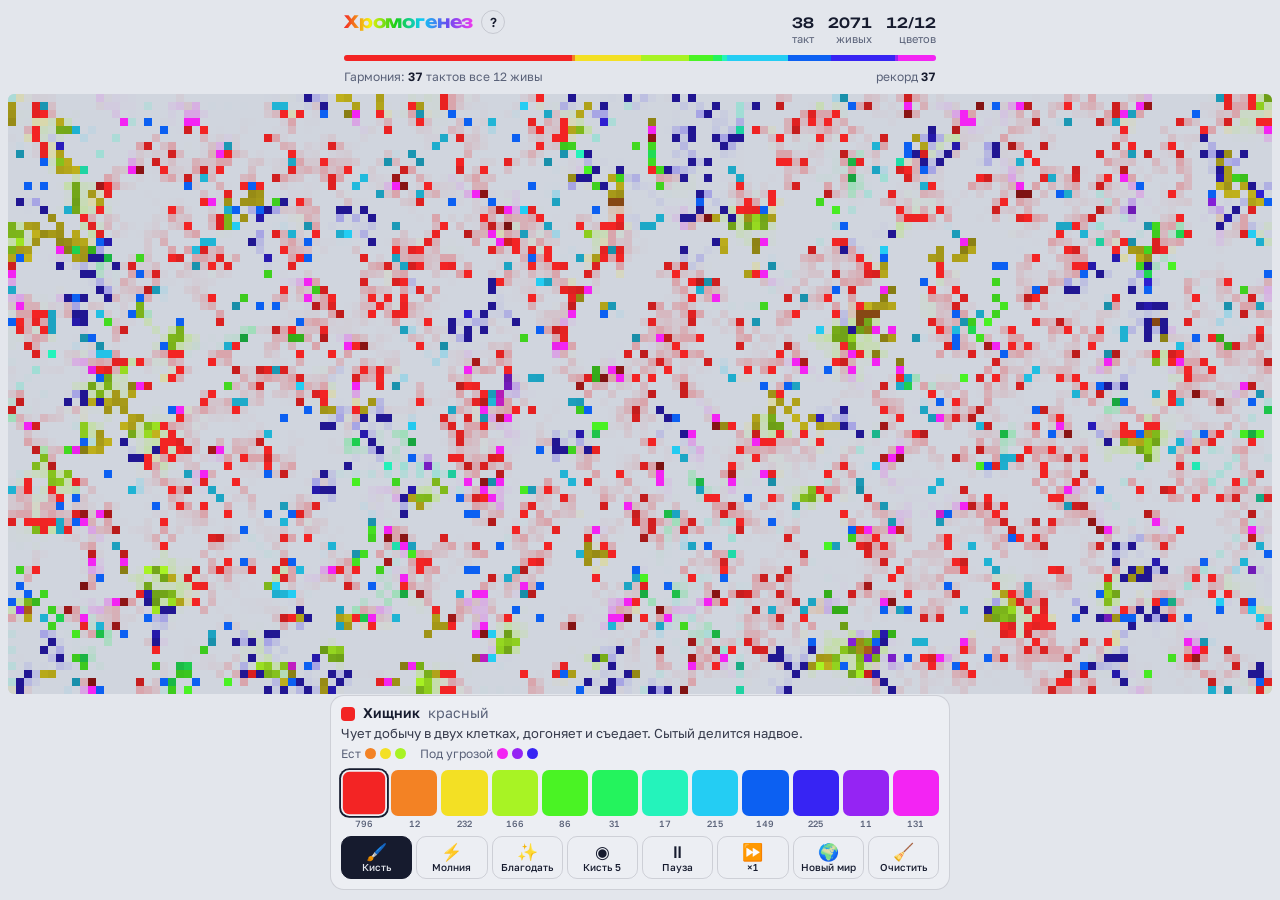
<file: shorts/khromogenez/index.html>
<!doctype html>
<html lang="ru">
<head>
<meta charset="utf-8">
<meta name="viewport" content="width=device-width, initial-scale=1, viewport-fit=cover">
<title>Хромогенез</title>
<link rel="preconnect" href="https://fonts.googleapis.com">
<link rel="preconnect" href="https://fonts.gstatic.com" crossorigin>
<link href="https://fonts.googleapis.com/css2?family=Golos+Text:wght@400;500;600&family=Unbounded:wght@500;700&display=swap" rel="stylesheet">
<style>
:root{--bg:#e3e6ec;--field:#d0d5de;--field-rgb:208,213,222;--ink:#161b2e;--muted:#596178;--line:rgba(22,27,46,.14);--panel:#eceef3;--sel:#161b2e;color-scheme:light;
 box-sizing:border-box;padding-top:env(safe-area-inset-top,0px);padding-bottom:env(safe-area-inset-bottom,0px)}
@media (prefers-color-scheme:dark){:root:not([data-theme="light"]){--bg:#0e1226;--field:#060816;--field-rgb:6,8,22;--ink:#e6e8f5;--muted:#8a90ad;--line:rgba(230,232,245,.13);--panel:#151a33;--sel:#ffffff;color-scheme:dark}}
:root[data-theme="dark"]{--bg:#0e1226;--field:#060816;--field-rgb:6,8,22;--ink:#e6e8f5;--muted:#8a90ad;--line:rgba(230,232,245,.13);--panel:#151a33;--sel:#ffffff;color-scheme:dark}
*,*::before,*::after{box-sizing:border-box}
html,body{height:100%;margin:0}
html{scroll-padding-top:env(safe-area-inset-top,0px)}
body{background:var(--bg);color:var(--ink);font-family:"Golos Text",system-ui,-apple-system,"Segoe UI",Roboto,sans-serif;font-size:14px;line-height:1.35;display:flex;flex-direction:column;overflow:hidden;-webkit-tap-highlight-color:transparent;user-select:none;-webkit-user-select:none}
header{padding:10px 14px 8px;display:flex;flex-direction:column;gap:8px}
.top{display:flex;align-items:baseline;justify-content:space-between;gap:10px}
h1{font-family:Unbounded,"Golos Text",system-ui,sans-serif;font-weight:700;font-size:17px;margin:0;letter-spacing:-.01em;background:linear-gradient(90deg,hsl(0 90% 55%),hsl(60 90% 50%),hsl(120 80% 45%),hsl(190 90% 50%),hsl(250 85% 62%),hsl(300 85% 58%));-webkit-background-clip:text;background-clip:text;color:transparent}
.ttl{display:flex;align-items:center;gap:8px}
.qb{appearance:none;width:24px;height:24px;border-radius:50%;border:1px solid var(--line);background:transparent;color:var(--ink);font:600 13px/1 "Golos Text",sans-serif;cursor:pointer;padding:0}
.qb:focus-visible{outline:2px solid var(--sel);outline-offset:2px}
.stats{display:flex;gap:14px;font-variant-numeric:tabular-nums}
.stat{display:flex;flex-direction:column;align-items:flex-end}
.stat b{font-family:Unbounded,"Golos Text",sans-serif;font-weight:500;font-size:14px}
.stat span{font-size:11px;color:var(--muted)}
.pop{display:flex;height:6px;border-radius:3px;overflow:hidden;background:var(--field)}
.pop i{display:block;height:100%;transition:width .3s}
.harm{display:flex;justify-content:space-between;font-size:12px;color:var(--muted);font-variant-numeric:tabular-nums}
.harm b{color:var(--ink);font-weight:600}
#stage{flex:1;min-height:0;display:flex;align-items:center;justify-content:center;padding:0 8px}
canvas{image-rendering:pixelated;image-rendering:crisp-edges;touch-action:none;border-radius:6px;background:var(--field);display:block}
.dock{padding:8px 10px 10px;display:flex;flex-direction:column;gap:8px;background:var(--panel);border-top:1px solid var(--line)}
.info{min-height:54px;font-size:13px}
.info .nm{display:flex;align-items:center;gap:8px;font-weight:600;font-size:14px}
.info .nm em{font-style:normal;font-weight:400;color:var(--muted)}
.info p{margin:2px 0 3px;color:var(--ink);opacity:.85}
.rel{display:flex;gap:14px;font-size:12px;color:var(--muted);flex-wrap:wrap}
.rel span{display:inline-flex;align-items:center;gap:4px}
.dot{width:11px;height:11px;border-radius:50%;display:inline-block;flex:none}
.pal{display:grid;grid-template-columns:repeat(12,1fr);gap:4px}
.sw{appearance:none;border:0;padding:0;background:none;display:flex;flex-direction:column;align-items:center;gap:3px;cursor:pointer;color:var(--muted);font:500 9px/1 "Golos Text",sans-serif;font-variant-numeric:tabular-nums}
.sw i{display:block;width:100%;aspect-ratio:1;border-radius:7px;box-shadow:inset 0 0 0 2px transparent;transition:transform .12s}
.sw.on i{box-shadow:0 0 0 2px var(--panel),0 0 0 4px var(--sel);transform:scale(.92)}
.sw.dead i{opacity:.28;outline:1.5px dashed var(--ink);outline-offset:-3px}
.sw.dead{color:var(--ink);font-weight:600}
.tools{display:grid;grid-template-columns:repeat(8,1fr);gap:4px}
.tb{appearance:none;border:1px solid var(--line);background:transparent;color:var(--ink);border-radius:10px;padding:6px 0 5px;display:flex;flex-direction:column;align-items:center;gap:2px;font:500 10px/1.1 "Golos Text",sans-serif;cursor:pointer}
.tb .ic{font-size:17px;line-height:1}
.tb.on{background:var(--ink);color:var(--bg);border-color:var(--ink)}
.tb:focus-visible,.sw:focus-visible{outline:2px solid var(--sel);outline-offset:2px}
#rules{position:fixed;inset:0;background:var(--bg);z-index:20;overflow:auto;padding:calc(env(safe-area-inset-top,0px) + 16px) 18px calc(env(safe-area-inset-bottom,0px) + 24px);display:none}
#rules.open{display:block}
#rules .wrap{max-width:560px;margin:0 auto}
#rules h2{font-family:Unbounded,sans-serif;font-weight:700;font-size:20px;margin:6px 0 10px}
#rules h3{font-family:Unbounded,sans-serif;font-weight:500;font-size:14px;margin:22px 0 6px}
#rules p{margin:0 0 10px;line-height:1.5;max-width:62ch}
.row{display:grid;grid-template-columns:22px 1fr;gap:10px;padding:10px 0;border-top:1px solid var(--line)}
.row .dot{width:18px;height:18px;border-radius:5px;margin-top:1px}
.row b{font-weight:600}.row small{color:var(--muted);font-size:12px}
.close{position:sticky;top:0;float:right;appearance:none;border:1px solid var(--line);background:var(--panel);color:var(--ink);border-radius:10px;padding:8px 14px;font:500 13px "Golos Text",sans-serif;cursor:pointer}
@media (min-width:700px){.dock{max-width:620px;margin:0 auto 10px;border:1px solid var(--line);border-radius:14px;width:calc(100% - 20px)}header{max-width:620px;width:100%;margin:0 auto}}
</style>
</head>
<body>
<header>
 <div class="top"><div class="ttl"><h1>Хромогенез</h1><button class="qb" id="bRules" aria-label="Правила">?</button></div>
  <div class="stats">
   <div class="stat"><b id="sTick">0</b><span>такт</span></div>
   <div class="stat"><b id="sPop">0</b><span>живых</span></div>
   <div class="stat"><b id="sCol">12/12</b><span>цветов</span></div>
  </div></div>
 <div class="pop" id="pop"></div>
 <div class="harm"><span>Гармония: <b id="hNow">0</b> тактов все 12 живы</span><span>рекорд <b id="hBest">0</b></span></div>
</header>
<div id="stage"><canvas id="cv"></canvas></div>
<div class="dock">
 <div class="info" id="info"></div>
 <div class="pal" id="pal"></div>
 <div class="tools">
  <button class="tb on" data-tool="brush"><span class="ic">🖌️</span>Кисть</button>
  <button class="tb" data-tool="bolt"><span class="ic">⚡</span>Молния</button>
  <button class="tb" data-tool="bless"><span class="ic">✨</span>Благодать</button>
  <button class="tb" id="bSize"><span class="ic">◉</span><span id="lSize">Кисть 3</span></button>
  <button class="tb" id="bPlay"><span class="ic" id="iPlay">⏸</span><span id="lPlay">Пауза</span></button>
  <button class="tb" id="bSpeed"><span class="ic">⏩</span><span id="lSpeed">×1</span></button>
  <button class="tb" id="bNew"><span class="ic">🌍</span>Новый мир</button>
  <button class="tb" id="bClear"><span class="ic">🧹</span>Очистить</button>
 </div>
</div>
<div id="rules"><div class="wrap">
 <button class="close" id="bClose">Закрыть</button>
 <h2>Правила мира</h2>
 <p>Каждый пиксель живёт сам: двигается, ест, размножается и умирает. Всё его поведение записано в цвете.</p>
 <h3>Закон цвета</h3>
 <p>Спектр замкнут в кольцо от красного до пурпурного. Каждый цвет может атаковать только три цвета, идущих за ним по кольцу, и сам уязвим для трёх предыдущих. Как именно он атакует, решает его роль.</p>
 <h3>Вы — бог</h3>
 <p>Кисть творит выбранный цвет. Молния стирает всё в круге. Благодать возвращает живым полную энергию и молодость. Очистить оставляет пустой холст: пустота перестаёт сама зажигать Солнца и рождать Маток, пока вы не создадите новый мир. Яркость пикселя — его сытость.</p>
 <p>Теснота: чем больше пикселей одного цвета, тем реже он размножается и распространяется. Поэтому ни один цвет не может захватить мир целиком.</p>
 <p>Цель — Гармония: держите все 12 цветов живыми как можно дольше. Вымерший цвет в палитре становится пунктирным.</p>
 <h3>Двенадцать ролей</h3>
 <div id="rlist"></div>
</div></div>
<script>
const NT=12;
const MAXAGE=[400,12,220,300,1200,600,400,1000,65000,60,1200,350];
const META=[0.4,0,0,0.25,0,0.15,0.12,0.05,0,0,0,0.2];
const DX=[-1,0,1,-1,1,-1,0,1], DY=[-1,-1,-1,0,0,1,1,1];
const DIRK=[0,1,2,3,-1,4,5,6,7];
const SC=[];for(let dy=-4;dy<=4;dy++)for(let dx=-4;dx<=4;dx++)if(dx||dy)SC.push([dx,dy,dx*dx+dy*dy]);SC.sort((a,b)=>a[2]-b[2]);
const SC2=SC.filter(o=>Math.max(Math.abs(o[0]),Math.abs(o[1]))<=2);
const SC3=SC.filter(o=>Math.max(Math.abs(o[0]),Math.abs(o[1]))<=3);
const counts=new Int32Array(12),cap=new Float32Array(12).fill(1);let CAPK=0.04,voidLife=true;function rarest(){let m=1e9,r=0;for(let t=0;t<12;t++)if(counts[t]<m){m=counts[t];r=t}return r}
let W,H,N,type,en,age,dir,stamp,order,nbr,tick=0;
function rnd(n){return(Math.random()*n)|0}
function initWorld(w,h){W=w;H=h;N=W*H;type=new Int8Array(N).fill(-1);en=new Float32Array(N);age=new Uint16Array(N);dir=new Uint8Array(N);stamp=new Uint32Array(N);order=new Int32Array(N);nbr=new Int32Array(N*8);tick=0;
 for(let i=0;i<N;i++){order[i]=i;const x=i%W,y=(i/W)|0;for(let k=0;k<8;k++)nbr[i*8+k]=((y+DY[k]+H)%H)*W+(x+DX[k]+W)%W;}}
const SEEDW=[1,0.2,3,1.2,3,1,0.8,0.8,0.5,0.25,0.15,0.6];
function seedWorld(density){const tot=SEEDW.reduce((a,b)=>a+b,0);type.fill(-1);
 for(let i=0;i<N;i++){if(Math.random()<density){let r=Math.random()*tot,t=0;while(r>SEEDW[t]){r-=SEEDW[t];t++}spawn(i,t,20+rnd(20));age[i]=rnd(50)}}}
function canEat(a,b){if(b<0)return false;const d=(b-a+12)%12;return d>=1&&d<=3&&(b!==8||a===6)}
function emptyNb(i){const b=i*8,s=rnd(8);for(let k=0;k<8;k++){const j=nbr[b+((s+k)&7)];if(type[j]<0)return j}return -1}
function preyNb(i,a){const b=i*8,s=rnd(8);for(let k=0;k<8;k++){const j=nbr[b+((s+k)&7)];if(canEat(a,type[j]))return j}return -1}
function occN(i){let n=0;const b=i*8;for(let k=0;k<8;k++)if(type[nbr[b+k]]>=0)n++;return n}
function move(i,j){type[j]=type[i];en[j]=en[i];age[j]=age[i];dir[j]=dir[i];stamp[j]=tick;type[i]=-1;return j}
function spawn(j,t,e){type[j]=t;en[j]=e;age[j]=0;dir[j]=rnd(8);stamp[j]=tick}
function eat(i,j,m,b){en[i]=Math.min(100,en[i]+en[j]*m+b);type[j]=-1}
function wander(i){const j=emptyNb(i);return j>=0?move(i,j):i}
function breed(i,thr){if(en[i]>thr&&Math.random()<cap[type[i]]){const j=emptyNb(i);if(j>=0){en[i]/=2;spawn(j,type[i],en[i])}}}
function stepTo(i,dx,dy){const sx=Math.sign(dx),sy=Math.sign(dy);const k=DIRK[(sy+1)*3+sx+1];if(k<0)return i;const j=nbr[i*8+k];if(type[j]<0)return move(i,j);
 const k2=Math.random()<.5?DIRK[(sy+1)*3+1]:DIRK[4+sx];if(k2>=0){const j2=nbr[i*8+k2];if(type[j2]<0)return move(i,j2)}return i}
function seek(i,a,list){const x=i%W,y=(i/W)|0;for(let n=0;n<list.length;n++){const o=list[n];const j=((y+o[1]+H)%H)*W+(x+o[0]+W)%W;if(canEat(a,type[j]))return stepTo(i,o[0],o[1])}return -1}
const B=[];
B[0]=i=>{let p=preyNb(i,0);if(p>=0&&Math.random()<.5){eat(i,p,.5,10);breed(i,80);return}if(Math.random()<.6){let r=seek(i,0,SC2);if(r<0)wander(i)}};
B[1]=i=>{const b=i*8;for(let k=0;k<8;k++){const j=nbr[b+k];if(canEat(1,type[j])&&Math.random()<.09*cap[1])spawn(j,1,5)}};
B[2]=i=>{en[i]+=1*(1-occN(i)/8);if(en[i]>30&&Math.random()<cap[2]){const j=emptyNb(i);if(j>=0){en[i]-=15;spawn(j,2,12)}}};
B[3]=i=>{let p=preyNb(i,3);if(p>=0){eat(i,p,.6,6);breed(i,45);return}
 if(Math.random()<.5){let r=seek(i,3,SC3);if(r>=0)return}
 const x=i%W,y=(i/W)|0;let sx=0,sy=0,c=0;for(const o of SC3){const j=((y+o[1]+H)%H)*W+(x+o[0]+W)%W;if(type[j]===3){sx+=o[0];sy+=o[1];c++}}
 if(c>0&&c<9&&Math.random()<.7)stepTo(i,sx,sy);else if(Math.random()<.5)wander(i)};
B[4]=i=>{en[i]+=.4*(1-occN(i)/8);if(en[i]>50&&Math.random()<.1*cap[4]){const j=emptyNb(i);if(j>=0){en[i]-=30;spawn(j,4,20)}}};
B[5]=i=>{const b=i*8;let sym=0,w=-1,we=30;for(let k=0;k<8;k++){const j=nbr[b+k],t=type[j];if(t===2||t===4)sym++;if(t>=0&&t!==8&&t!==5&&en[j]<we){we=en[j];w=j}}
 en[i]=Math.min(100,en[i]+.12*sym);if(w>=0&&en[i]>40){en[i]-=3;en[w]+=3}breed(i,70);if(sym<2&&Math.random()<.6)wander(i)};
B[6]=i=>{for(let s=0;s<2;s++){const j=nbr[i*8+dir[i]];const t=type[j];if(t<0){i=move(i,j);en[i]+=.12}else if(t===8){en[j]-=4;en[i]=Math.min(100,en[i]+3);if(en[j]<=0)type[j]=-1;dir[i]=rnd(8);break}else if(canEat(6,t)){eat(i,j,.6,8)}else{dir[i]=rnd(8);break}}
 if(en[i]>60&&Math.random()<cap[6]){const j=nbr[i*8+(7-dir[i])];if(type[j]<0){en[i]/=2;spawn(j,6,en[i]);dir[j]=7-dir[i]}}};
B[7]=i=>{let p=preyNb(i,7);if(p>=0&&(type[p]!==10||Math.random()<.3)){eat(i,p,.8,10);breed(i,60);return}const b=i*8;let st=0,oc=0;for(let k=0;k<8;k++){const t=type[nbr[b+k]];if(t===8)st++;if(t>=0)oc++}
 en[i]+=.03+.08*st;if(oc===0&&Math.random()<.2)wander(i);breed(i,60)};
B[8]=i=>{};
B[9]=i=>{const b=i*8;for(let k=0;k<8;k++){const j=nbr[b+k];if(canEat(9,type[j])&&Math.random()<.35*cap[9])spawn(j,9,10)}if(Math.random()<.15)wander(i)};
B[10]=i=>{en[i]+=.3;let p=preyNb(i,10);if(p>=0)eat(i,p,.8,15);if(en[i]>40){const j=emptyNb(i);if(j>=0){let t=Math.random()<.5?rarest():rnd(12);if(t===8&&Math.random()<.5)t=rnd(12);spawn(j,t,20);en[i]-=25}}if(Math.random()<.3)wander(i)};
B[11]=i=>{let p=preyNb(i,11);if(p>=0&&en[p]>8){en[p]-=3;en[i]=Math.min(100,en[i]+2.5);if(en[p]<=0){type[p]=-1;if(en[i]>50&&Math.random()<cap[11]){en[i]/=2;spawn(p,11,en[i])}}return}
 let r=seek(i,11,SC2);if(r<0&&Math.random()<.5)wander(i)};
function step(){tick++;const t=tick;if(voidLife){const sp=Math.max(1,N*.0002|0);for(let q=0;q<sp;q++){const j=rnd(N);if(type[j]<0)spawn(j,2,10)}if(Math.random()<N*.00006){const j=rnd(N);if(type[j]===4||type[j]===2)spawn(j,1,5)}if(Math.random()<N*.000003){const j=rnd(N);if(type[j]<0)spawn(j,10,30)}}counts.fill(0);for(let i=0;i<N;i++){const q=type[i];if(q>=0)counts[q]++}const K=N*CAPK;for(let q=0;q<12;q++)cap[q]=Math.min(1,K/(counts[q]+1));for(let n=N-1;n>0;n--){const m=rnd(n+1),v=order[n];order[n]=order[m];order[m]=v}
 for(let n=0;n<N;n++){const i=order[n],ty=type[i];if(ty<0||stamp[i]===t)continue;stamp[i]=t;if(ty===8)continue;
  age[i]++;en[i]-=META[ty];if(age[i]>MAXAGE[ty]||en[i]<=0){type[i]=-1;continue}B[ty](i)}}
const NAMES=['Красный','Оранжевый','Жёлтый','Лаймовый','Зелёный','Изумрудный','Бирюзовый','Голубой','Синий','Индиго','Фиолетовый','Пурпурный'];
const ROLES=['Хищник','Пламя','Солнце','Рой','Лес','Лекарь','Поток','Страж','Камень','Чума','Матка','Вампир'];
const DESC=[
'Чует добычу в двух клетках, догоняет и съедает. Сытый делится надвое.',
'Стоит на месте и поджигает соседей, гаснет через десять тактов. Молния сама поджигает Лес и Солнце.',
'Копит свет и почкуется в пустоту. Иногда зажигается само. Основа пищи.',
'Держится стаей и плодится быстро, если рядом есть еда.',
'Медленно разрастается и живёт дольше всех живых.',
'Подпитывается рядом с Солнцем и Лесом, отдаёт энергию ослабевшим соседям.',
'Несётся по прямой и питается движением, на препятствии меняет курс. Единственный, кто точит Камень.',
'Стоит на месте и уничтожает Чуму и Маток рядом. Крепнет у Камня.',
'Стена. Не ест, не стареет, медленно стачивается Потоком. Новые камни рожают Матки.',
'Заражает соседей, превращая их в себя, и быстро выгорает.',
'Бродит и рожает: половина детей — самого редкого цвета мира. Изредка возникает из пустоты.',
'Липнет к сытой жертве и тянет из неё энергию. Выпивший досуха размножается.'];
const VERB=['ест','поджигает','','ест','','','ест','ест','','заражает','ест','пьёт'];
const PASSIVE=new Set([2,4,5,8]);
const RGB=new Uint8Array(36);const CSS=[];
for(let t=0;t<12;t++){const h=t*300/11,s=.9,l=t===8?.5:.55;const a=s*Math.min(l,1-l);const f=n=>{const k=(n+h/30)%12;return l-a*Math.max(-1,Math.min(k-3,9-k,1))};
 RGB[t*3]=f(0)*255;RGB[t*3+1]=f(8)*255;RGB[t*3+2]=f(4)*255;CSS[t]=`rgb(${RGB[t*3]},${RGB[t*3+1]},${RGB[t*3+2]})`}
const preyOf=t=>PASSIVE.has(t)?[]:[1,2,3].map(d=>(t+d)%12).filter(b=>canEat(t,b));
const threatOf=t=>[1,2,3].map(d=>(t-d+12)%12).filter(a=>!PASSIVE.has(a)&&canEat(a,t));
const dots=a=>a.length?a.map(x=>`<i class="dot" style="background:${CSS[x]}" title="${NAMES[x]}"></i>`).join(''):'<span>никого</span>';

const cv=document.getElementById('cv'),ctx=cv.getContext('2d'),stage=document.getElementById('stage');
let img,trT,trI,sel=0,tool='brush',sizes=[1,3,5,8],si=1,running=true,speeds=[1,2,4],spi=0,harmony=0,best=0;
try{best=+localStorage.getItem('chromo-best')||0}catch(e){}
let field=[6,8,22];
function readField(){const v=getComputedStyle(document.documentElement).getPropertyValue('--field-rgb').split(',').map(Number);if(v.length===3&&!v.some(isNaN))field=v}
readField();matchMedia('(prefers-color-scheme: dark)').addEventListener('change',readField);

function build(){const r=stage.getBoundingClientRect();const w=Math.max(200,r.width-16),h=Math.max(200,r.height);
 const cell=Math.max(3,Math.ceil(Math.sqrt(w*h/15000)));initWorld(Math.floor(w/cell),Math.floor(h/cell));
 cv.width=W;cv.height=H;img=ctx.createImageData(W,H);trT=new Int8Array(N).fill(-1);trI=new Float32Array(N);seedWorld(.3);harmony=0;fit()}
function fit(){const r=stage.getBoundingClientRect();const c=Math.min((r.width-16)/W,r.height/H);cv.style.width=(W*c)+'px';cv.style.height=(H*c)+'px'}
addEventListener('resize',fit);

function render(){const d=img.data,fr=field[0],fg=field[1],fb=field[2];
 for(let i=0,p=0;i<N;i++,p+=4){const t=type[i];
  if(t>=0){const f=t===8?1:.5+.5*Math.min(1,en[i]/50);d[p]=RGB[t*3]*f;d[p+1]=RGB[t*3+1]*f;d[p+2]=RGB[t*3+2]*f;trT[i]=t;trI[i]=1}
  else{let k=trI[i];if(k>.02){k*=.88;trI[i]=k;const tt=trT[i];let r,g,b;if(tt===-2){r=g=b=255;k*=1.6}else{r=RGB[tt*3];g=RGB[tt*3+1];b=RGB[tt*3+2];k*=.35}k=Math.min(1,k);
    d[p]=fr+(r-fr)*k;d[p+1]=fg+(g-fg)*k;d[p+2]=fb+(b-fb)*k}else{trI[i]=0;d[p]=fr;d[p+1]=fg;d[p+2]=fb}}
  d[p+3]=255}
 ctx.putImageData(img,0,0)}

const pal=document.getElementById('pal'),info=document.getElementById('info'),pop=document.getElementById('pop');
for(let t=0;t<12;t++){const b=document.createElement('button');b.className='sw'+(t===0?' on':'');b.setAttribute('aria-label',NAMES[t]+', '+ROLES[t]);b.innerHTML=`<i style="background:${CSS[t]}"></i><span>0</span>`;
 b.onclick=()=>{sel=t;[...pal.children].forEach((c,k)=>c.classList.toggle('on',k===t));setTool('brush');showInfo()};pal.appendChild(b);
 const s=document.createElement('i');s.style.background=CSS[t];pop.appendChild(s)}
function showInfo(){const t=sel,pr=preyOf(t),th=threatOf(t);
 info.innerHTML=`<div class="nm"><i class="dot" style="background:${CSS[t]};width:14px;height:14px;border-radius:4px"></i>${ROLES[t]} <em>${NAMES[t].toLowerCase()}</em></div><p>${DESC[t]}</p>
 <div class="rel"><span>${pr.length?VERB[t][0].toUpperCase()+VERB[t].slice(1):'Не нападает'} ${pr.length?dots(pr):''}</span><span>Под угрозой ${dots(th)}</span></div>`}
document.getElementById('rlist').innerHTML=NAMES.map((n,t)=>`<div class="row"><i class="dot" style="background:${CSS[t]}"></i><div><b>${ROLES[t]}</b> <small>${n.toLowerCase()}</small><br>${DESC[t]}<br><small>${preyOf(t).length?VERB[t][0].toUpperCase()+VERB[t].slice(1)+': '+preyOf(t).map(x=>ROLES[x]).join(', '):'Ни на кого не нападает'}. Под угрозой от: ${threatOf(t).map(x=>ROLES[x]).join(', ')||'никого'}.</small></div></div>`).join('');

function setTool(tl){tool=tl;document.querySelectorAll('[data-tool]').forEach(b=>b.classList.toggle('on',b.dataset.tool===tl))}
document.querySelectorAll('[data-tool]').forEach(b=>b.onclick=()=>setTool(b.dataset.tool));
const lSize=document.getElementById('lSize');
document.getElementById('bSize').onclick=()=>{si=(si+1)%sizes.length;lSize.textContent='Кисть '+(sizes[si]*2-1)};
lSize.textContent='Кисть '+(sizes[si]*2-1);
document.getElementById('bPlay').onclick=()=>{running=!running;document.getElementById('iPlay').textContent=running?'⏸':'▶️';document.getElementById('lPlay').textContent=running?'Пауза':'Пуск'};
document.getElementById('bSpeed').onclick=()=>{spi=(spi+1)%speeds.length;document.getElementById('lSpeed').textContent='×'+speeds[spi]};
document.getElementById('bNew').onclick=()=>{seedWorld(.3);voidLife=true;trT.fill(-1);trI.fill(0);harmony=0;tick=0};
document.getElementById('bClear').onclick=()=>{type.fill(-1);voidLife=false;trT.fill(-1);trI.fill(0);counts.fill(0);harmony=0;hud()};
const rules=document.getElementById('rules');
document.getElementById('bRules').onclick=()=>rules.classList.add('open');
document.getElementById('bClose').onclick=()=>rules.classList.remove('open');

let down=false,px=0,py=0;
function apply(first){const r=sizes[si]-1,r2=(r+.5)*(r+.5);
 for(let dy=-r;dy<=r;dy++)for(let dx=-r;dx<=r;dx++){if(dx*dx+dy*dy>r2)continue;const x=(px+dx+W)%W,y=(py+dy+H)%H,i=y*W+x;
  if(tool==='brush'){if(r===0||Math.random()<.35){spawn(i,sel,40);stamp[i]=0}}
  else if(tool==='bolt'){type[i]=-1;trT[i]=-2;trI[i]=1}
  else if(type[i]>=0&&type[i]!==8){en[i]=100;age[i]=0}}}
function pos(e){const r=cv.getBoundingClientRect();px=Math.max(0,Math.min(W-1,Math.floor((e.clientX-r.left)/r.width*W)));py=Math.max(0,Math.min(H-1,Math.floor((e.clientY-r.top)/r.height*H)))}
cv.addEventListener('pointerdown',e=>{down=true;cv.setPointerCapture(e.pointerId);pos(e);apply(true)});
cv.addEventListener('pointermove',e=>{if(!down)return;pos(e);apply(false)});
const up=()=>{down=false};cv.addEventListener('pointerup',up);cv.addEventListener('pointercancel',up);

const sTick=document.getElementById('sTick'),sPop=document.getElementById('sPop'),sCol=document.getElementById('sCol'),hNow=document.getElementById('hNow'),hBest=document.getElementById('hBest');
function hud(){let tot=0,alive=0;for(let t=0;t<12;t++){tot+=counts[t];if(counts[t]>0)alive++}
 sTick.textContent=tick;sPop.textContent=tot;sCol.textContent=alive+'/12';hNow.textContent=harmony;hBest.textContent=best;
 for(let t=0;t<12;t++){pop.children[t].style.width=(tot?counts[t]/tot*100:0)+'%';const s=pal.children[t];s.lastChild.textContent=counts[t];s.classList.toggle('dead',counts[t]===0)}}
let last=performance.now(),acc=0,frame=0;
function loop(now){const dt=Math.min(100,now-last);last=now;
 if(running){acc+=dt;const iv=1000/(30*speeds[spi]);let n=0;while(acc>=iv&&n<8){step();n++;acc-=iv;
  let all=true;for(let t=0;t<12;t++)if(counts[t]===0){all=false;break}
  harmony=all?harmony+1:0;if(harmony>best){best=harmony;if(best%30===0)try{localStorage.setItem('chromo-best',best)}catch(e){}}}
  if(n===8)acc=0}
 if(down&&tool!=='bolt'&&frame%3===0)apply(false);
 render();if(frame++%8===0)hud();requestAnimationFrame(loop)}
build();step();showInfo();hud();requestAnimationFrame(loop);
</script></body></html>
</file>
<file: style.css>
/* Betamodern Games — витрина. Цвета и мотив из логотипа: белая β и три сдвинутых контура. */
:root {
  --bg: #0b0b0c;
  --bg-2: #161618;
  --bg-3: #212124;
  --ink: #f5f5f3;
  --ink-2: #a9a9ad;
  --orange: #e87722;
  --green: #a8e05f;
  --pink: #e85bc0;
  --on-acc: #0b0b0c;
  --f-disp: 'Unbounded', 'Arial Black', system-ui, sans-serif;
  --f-text: 'Onest', system-ui, -apple-system, 'Segoe UI', sans-serif;
  --m: 32px;
  --gap: 24px;
  --r: 18px;
  --echo: 7px;
  --ease: cubic-bezier(.2, .7, .2, 1);
  color-scheme: dark;
}
:root[data-theme="light"] {
  --bg: #f3f3f1;
  --bg-2: #e7e7e4;
  --bg-3: #d9d9d5;
  --ink: #0b0b0c;
  --ink-2: #55555a;
  --orange: #d9650f;
  --green: #5f9e1c;
  --pink: #cc3fa3;
  --on-acc: #ffffff;
  color-scheme: light;
}
@media (prefers-color-scheme: light) {
  :root:not([data-theme="dark"]) {
    --bg: #f3f3f1; --bg-2: #e7e7e4; --bg-3: #d9d9d5; --ink: #0b0b0c; --ink-2: #55555a;
    --orange: #d9650f; --green: #5f9e1c; --pink: #cc3fa3; --on-acc: #ffffff;
    color-scheme: light;
  }
}

*, *::before, *::after { box-sizing: border-box; }
html { -webkit-text-size-adjust: 100%; scroll-padding-top: 88px; }
body {
  margin: 0; background: var(--bg); color: var(--ink);
  font: 400 17px/1.55 var(--f-text);
  -webkit-font-smoothing: antialiased;
  min-height: 100svh; display: flex; flex-direction: column;
}
main { flex: 1; }
img, video { display: block; max-width: 100%; }
a { color: inherit; }
button { font: inherit; color: inherit; }
h1, h2, h3 { font-family: var(--f-disp); font-weight: 800; letter-spacing: -.03em; line-height: 1; margin: 0; }
p { margin: 0; }
::selection { background: var(--green); color: #0b0b0c; }
:focus-visible { outline: 3px solid var(--green); outline-offset: 3px; border-radius: 6px; }
.wrap { max-width: 1440px; margin: 0 auto; padding: 0 var(--m); }
.skip { position: absolute; left: -999px; top: 8px; }
.skip:focus { left: 8px; z-index: 50; background: var(--ink); color: var(--bg); padding: 8px 14px; border-radius: 99px; }
[hidden] { display: none !important; }

/* ---------- бар ---------- */
.bar {
  position: sticky; top: 0; z-index: 20; background: var(--bg);
  display: flex; align-items: center; gap: 24px;
  padding: 14px var(--m); padding-top: calc(14px + env(safe-area-inset-top, 0px));
  max-width: 1440px; margin: 0 auto; width: 100%;
}
.brand { display: flex; align-items: center; gap: 12px; text-decoration: none; font: 700 17px/1 var(--f-disp); letter-spacing: -.02em; }
.brand img { width: 40px; height: 40px; border-radius: 50%; }
:root[data-theme="light"] .brand img, :root:not([data-theme="dark"]) .brand img { outline: 0; }
.bar-nav { display: flex; gap: 22px; margin-left: 12px; }
.bar-nav a { text-decoration: none; color: var(--ink-2); font-weight: 500; padding: 6px 0; transition: color .2s; }
.bar-nav a:hover, .bar-nav a[aria-current="page"] { color: var(--ink); }
.bar-act { margin-left: auto; display: flex; gap: 10px; align-items: center; }
.icon-btn {
  width: 44px; height: 44px; border-radius: 50%; border: 0; background: var(--bg-2);
  display: grid; place-items: center; cursor: pointer; transition: background .2s, transform .15s var(--ease);
}
.icon-btn:hover { background: var(--bg-3); }
.icon-btn:active { transform: scale(.94); }

/* ---------- кнопки ---------- */
.btn {
  display: inline-flex; align-items: center; justify-content: center; gap: 10px;
  min-height: 52px; padding: 0 28px; border-radius: 99px; border: 0;
  font: 700 16px/1 var(--f-disp); letter-spacing: -.01em; text-decoration: none; cursor: pointer;
  background: var(--ink); color: var(--bg);
  transition: transform .15s var(--ease), background .2s, color .2s;
}
.btn:hover { background: var(--green); color: #0b0b0c; }
.btn:active { transform: scale(.97); }
.btn-ghost { background: var(--bg-2); color: var(--ink); min-height: 44px; padding: 0 20px; font-size: 14px; }
.btn-ghost:hover { background: var(--bg-3); color: var(--ink); }
.btn[aria-disabled="true"] { background: var(--bg-2); color: var(--ink-2); cursor: default; }
.btn[aria-disabled="true"]:hover { background: var(--bg-2); color: var(--ink-2); }
.btn-tg { background: #1672b0; color: #fff; }
.btn-tg:hover { background: #105d92; color: #fff; }

/* ---------- эхо-контуры, как у β в логотипе ---------- */
.echo { position: relative; isolation: isolate; }
.echo > .e {
  position: absolute; inset: 0; border-radius: inherit; z-index: -1; pointer-events: none;
  border: 2.5px solid var(--c); transform: translate(0, 0);
  transition: transform .45s var(--ease);
}
.echo > .e1 { --c: var(--orange); }
.echo > .e2 { --c: var(--green); transition-delay: .03s; }
.echo > .e3 { --c: var(--pink); transition-delay: .06s; }
.echo.on > .e1, a:hover > .echo > .e1, a:focus-visible > .echo > .e1 { transform: translate(var(--echo), var(--echo)); }
.echo.on > .e2, a:hover > .echo > .e2, a:focus-visible > .echo > .e2 { transform: translate(calc(var(--echo) * 2), calc(var(--echo) * 2)); }
.echo.on > .e3, a:hover > .echo > .e3, a:focus-visible > .echo > .e3 { transform: translate(calc(var(--echo) * 3), calc(var(--echo) * 3)); }
.echo > .face { border-radius: inherit; overflow: hidden; background: var(--bg-2); position: relative; height: 100%; }

/* ---------- главная: витрина ---------- */
.hero { display: grid; grid-template-columns: minmax(0, 1.35fr) minmax(0, 1fr); gap: 56px; align-items: center; padding-top: 24px; }
.hero-media { border-radius: var(--r); aspect-ratio: 16 / 10; margin-right: calc(var(--echo) * 3); margin-bottom: calc(var(--echo) * 3); }
.hero-media img, .hero-media video { width: 100%; height: 100%; object-fit: cover; }
.hero-txt h1 { font-size: clamp(44px, 5.6vw, 92px); }
.hero-txt .hook { font-size: clamp(19px, 1.6vw, 24px); line-height: 1.35; margin-top: 28px; max-width: 30ch; }
.hero-txt .meta { margin-top: 18px; color: var(--ink-2); }
.hero-act { display: flex; flex-wrap: wrap; gap: 12px; margin-top: 36px; }

.shelf { margin-top: 160px; }
.shelf-head { display: flex; align-items: end; justify-content: space-between; gap: 24px; flex-wrap: wrap; }
.shelf-head h2 { font-size: clamp(36px, 4.2vw, 64px); }
.shelf-head p { color: var(--ink-2); max-width: 36ch; }

.filters { display: flex; gap: 10px; flex-wrap: wrap; margin-top: 32px; align-items: center; }
.chip {
  min-height: 44px; padding: 0 18px; border-radius: 99px; border: 0; cursor: pointer;
  background: var(--bg-2); color: var(--ink); font-weight: 600; font-size: 15px;
  transition: background .2s, color .2s, transform .15s var(--ease);
}
.chip:hover { background: var(--bg-3); }
.chip:active { transform: scale(.96); }
.chip[aria-pressed="true"] { background: var(--ink); color: var(--bg); }
.chip .n { color: var(--ink-2); font-weight: 500; margin-left: 4px; }
.chip[aria-pressed="true"] .n { color: inherit; opacity: .6; }
.filters .sep { width: 12px; }
.seg { display: inline-flex; background: var(--bg-2); border-radius: 99px; padding: 4px; }
.seg .chip { min-height: 36px; background: transparent; }
.seg .chip[aria-pressed="true"] { background: var(--ink); color: var(--bg); }

.grid {
  display: grid; gap: 48px var(--gap); margin-top: 40px;
  grid-template-columns: repeat(3, minmax(0, 1fr));
  padding-right: calc(var(--echo) * 3);
}
.tile { text-decoration: none; display: block; }
.tile .echo { aspect-ratio: 1 / 1; border-radius: var(--r); }
.tile .face img { width: 100%; height: 100%; object-fit: cover; transition: transform .6s var(--ease); }
.tile:hover .face img { transform: scale(1.04); }
.tile-info { display: grid; grid-template-columns: 52px 1fr; gap: 14px; margin-top: 22px; align-items: start; }
.tile h3 { font-size: 20px; letter-spacing: -.02em; line-height: 1.1; }
.tile .hook { color: var(--ink-2); font-size: 15px; line-height: 1.4; margin-top: 6px; }
.tile .meta { font-size: 14px; margin-top: 10px; display: flex; gap: 10px; flex-wrap: wrap; align-items: center; }
.tile .badge { position: absolute; left: 12px; top: 12px; background: var(--bg); color: var(--ink); font-size: 13px; font-weight: 600; padding: 6px 12px; border-radius: 99px; }

.app-icon {
  width: 52px; height: 52px; border-radius: 14px; overflow: hidden; flex: none;
  background: var(--acc, var(--orange)); color: #0b0b0c;
  display: grid; place-items: center; font: 800 24px/1 var(--f-disp);
}
.app-icon img { width: 100%; height: 100%; object-fit: cover; }
.stars { display: inline-flex; align-items: center; gap: 4px; font-weight: 700; }
.stars svg { width: 15px; height: 15px; fill: var(--orange); }
.muted { color: var(--ink-2); }

.empty { padding: 64px 0; font-size: 20px; }

/* ---------- о каталоге на главной ---------- */
.manifest { margin-top: 200px; display: grid; grid-template-columns: minmax(0, 1fr) minmax(0, 1fr); gap: 56px; align-items: start; }
.manifest h2 { font-size: clamp(36px, 4.2vw, 64px); }
.manifest .lead { margin-top: 28px; font-size: clamp(20px, 1.8vw, 28px); line-height: 1.35; }
.manifest .steps { margin-top: 32px; display: grid; gap: 20px; padding: 0; list-style: none; counter-reset: s; }
.manifest .steps li { background: var(--bg-2); border-radius: var(--r); padding: 22px 24px; }
.manifest .steps b { font-family: var(--f-disp); font-size: 18px; letter-spacing: -.02em; display: block; margin-bottom: 6px; }

/* ---------- карточка игры ---------- */
.back { display: inline-flex; align-items: center; gap: 8px; text-decoration: none; color: var(--ink-2); font-weight: 600; padding: 8px 0; margin-top: 8px; }
.back:hover { color: var(--ink); }
.game-top { display: grid; grid-template-columns: minmax(0, 1.4fr) minmax(0, 1fr); gap: 56px; margin-top: 20px; align-items: start; }
.game-media { border-radius: var(--r); aspect-ratio: 16 / 10; margin-right: calc(var(--echo) * 3); margin-bottom: calc(var(--echo) * 3); }
.game-media.portrait { aspect-ratio: 16 / 10; }
.game-media .face { display: grid; place-items: center; }
.game-media video, .game-media img.cover { width: 100%; height: 100%; object-fit: cover; }
.game-media.portrait video, .game-media.portrait img.cover { position: absolute; inset: 0; margin: auto; width: auto; height: 92%; max-width: 92%; object-fit: contain; border-radius: 14px; }
.game-head { display: grid; gap: 22px; }
.game-head .app-icon { width: 76px; height: 76px; border-radius: 20px; font-size: 34px; }
.game-head { container-type: inline-size; }
/* длинное слово в названии («Космологистика») не должно вылезать за колонку: --len — самое длинное слово */
.game-head h1 { font-size: min(clamp(36px, 5.4vw, 84px), calc(100cqi / (var(--len, 6) * .8))); overflow-wrap: anywhere; }
.game-side .hook { font-size: clamp(19px, 1.5vw, 22px); line-height: 1.4; margin-top: 24px; }
.facts { display: grid; grid-template-columns: repeat(2, minmax(0, 1fr)); gap: 10px; margin: 28px 0 0; }
.facts div { background: var(--bg-2); border-radius: 14px; padding: 14px 16px; }
.facts dt { color: var(--ink-2); font-size: 14px; }
.facts dd { margin: 2px 0 0; font-weight: 700; font-size: 17px; }
.game-act { display: flex; flex-wrap: wrap; gap: 12px; margin-top: 28px; align-items: center; }
.game-act .note { color: var(--ink-2); font-size: 15px; flex-basis: 100%; }

.shots { margin-top: 120px; }
.shots h2, .about-game h2, .reviews h2 { font-size: clamp(30px, 3vw, 44px); }
.strip {
  display: flex; gap: 16px; overflow-x: auto; scroll-snap-type: x mandatory; margin-top: 28px;
  padding-bottom: 12px; scrollbar-width: thin;
}
.strip button { flex: none; height: clamp(260px, 38vw, 460px); border: 0; padding: 0; border-radius: 14px; overflow: hidden; cursor: zoom-in; scroll-snap-align: start; background: var(--bg-2); transition: transform .2s var(--ease); }
.strip button:active { transform: scale(.98); }
.strip img { height: 100%; width: auto; }

.about-game { margin-top: 120px; display: grid; grid-template-columns: minmax(0, 1.2fr) minmax(0, 1fr); gap: 56px; }
.about-game .desc { font-size: 19px; margin-top: 24px; max-width: 60ch; }
.feat { list-style: none; padding: 0; margin: 24px 0 0; display: grid; gap: 12px; }
.feat li { display: grid; grid-template-columns: 14px 1fr; gap: 14px; align-items: baseline; font-size: 18px; }
.feat li::before { content: ''; width: 12px; height: 12px; border-radius: 50%; border: 2.5px solid var(--acc, var(--orange)); transform: translateY(1px); }
.controls { margin-top: 28px; color: var(--ink-2); }

.reviews { margin-top: 120px; display: grid; grid-template-columns: minmax(0, 1fr) minmax(0, 1.4fr); gap: 56px; align-items: start; }
.score { display: grid; grid-template-columns: auto 1fr; gap: 28px; align-items: center; margin-top: 28px; }
.score .big { font: 800 clamp(64px, 7vw, 104px)/.9 var(--f-disp); letter-spacing: -.05em; }
.score .of { color: var(--ink-2); margin-top: 8px; }
.bars { display: grid; gap: 6px; }
.bars div { display: grid; grid-template-columns: 14px 1fr 28px; gap: 10px; align-items: center; font-size: 14px; }
.bars i { display: block; height: 10px; border-radius: 99px; background: var(--bg-2); overflow: hidden; }
.bars i b { display: block; height: 100%; background: var(--orange); border-radius: 99px; }
.bars span:last-child { color: var(--ink-2); text-align: right; }
.rev-list { display: grid; gap: 14px; }
.rev { background: var(--bg-2); border-radius: var(--r); padding: 20px 22px; }
.rev p { font-size: 17px; }
.rev .who { color: var(--ink-2); font-size: 14px; margin-top: 10px; }
.rev-empty { background: var(--bg-2); border-radius: var(--r); padding: 28px; }
.rev-empty b { font-family: var(--f-disp); font-size: 20px; letter-spacing: -.02em; display: block; margin-bottom: 8px; }
.tg-embed { margin-top: 20px; }
.demo-note { background: var(--pink); color: #0b0b0c; border-radius: 14px; padding: 12px 16px; margin-top: 16px; font-weight: 600; font-size: 15px; }

.more { margin-top: 160px; }
.more .grid { grid-template-columns: repeat(3, minmax(0, 1fr)); }
@media (max-width: 1100px) { .grid { grid-template-columns: repeat(2, minmax(0, 1fr)); } }

/* ---------- страница о каталоге ---------- */
.about-page { padding-top: 40px; display: grid; grid-template-columns: minmax(0, 1fr) minmax(0, 1fr); gap: 56px; align-items: start; }
.about-page h1 { font-size: clamp(44px, 5.6vw, 92px); }
.about-page .lead { font-size: clamp(20px, 1.8vw, 26px); line-height: 1.4; margin-top: 28px; }
.about-logo { aspect-ratio: 1; border-radius: 50%; max-width: 520px; width: 100%; justify-self: end; margin-right: calc(var(--echo) * 3); }
.about-logo img { width: 100%; height: 100%; }

/* ---------- подвал ---------- */
.foot { margin-top: 200px; background: var(--bg-2); padding: 64px 0 calc(48px + env(safe-area-inset-bottom, 0px)); }
.foot-word { font: 800 clamp(38px, 10.5vw, 168px)/.88 var(--f-disp); letter-spacing: -.05em; }
.foot-cols { display: grid; grid-template-columns: minmax(0, 1.2fr) minmax(0, 1fr); gap: 32px; margin-top: 40px; color: var(--ink-2); }
.foot-cols p:last-child { text-align: right; }
.foot a { color: var(--ink); }

/* ---------- лайтбокс ---------- */
.lightbox { position: fixed; inset: 0; z-index: 60; background: rgba(5, 5, 6, .94); display: grid; place-items: center; padding: 64px 72px; }
.lightbox img { max-width: 100%; max-height: 100%; border-radius: 12px; }
.lightbox .icon-btn { position: absolute; background: #222; color: #fff; }
.lb-close { top: calc(16px + env(safe-area-inset-top, 0px)); right: 16px; }
.lb-prev { left: 16px; top: 50%; }
.lb-next { right: 16px; top: 50%; }

/* ---------- появление ---------- */
.rise { opacity: 0; transform: translateY(24px); transition: opacity .6s var(--ease), transform .6s var(--ease); transition-delay: calc(var(--i, 0) * 70ms); }
.rise.in { opacity: 1; transform: none; }
.no-js .rise { opacity: 1; transform: none; }

/* ---------- телефон ---------- */
@media (max-width: 900px) {
  :root { --m: 16px; --gap: 14px; --echo: 5px; --r: 14px; }
  body { font-size: 16px; }
  .bar { gap: 12px; padding-left: var(--m); padding-right: var(--m); }
  .brand span { display: none; }
  .bar-nav { margin-left: 0; gap: 18px; }
  .hero, .game-top, .about-game, .reviews, .manifest, .about-page { grid-template-columns: 1fr; gap: 28px; }
  .hero { padding-top: 8px; }
  .hero-txt .hook { margin-top: 18px; }
  .hero-act { margin-top: 24px; }
  .shelf { margin-top: 96px; }
  .grid { grid-template-columns: repeat(2, minmax(0, 1fr)); gap: 32px var(--gap); }
  .more .grid { grid-template-columns: repeat(2, minmax(0, 1fr)); }
  .tile-info { grid-template-columns: 1fr; gap: 10px; margin-top: 16px; }
  .tile .app-icon { display: none; }
  .tile h3 { font-size: 17px; }
  .tile .hook { font-size: 14px; display: -webkit-box; -webkit-line-clamp: 2; -webkit-box-orient: vertical; overflow: hidden; }
  .tile .meta { font-size: 13px; gap: 8px; }
  .filters { gap: 8px; }
  .filters .sep { display: none; }
  .chip { min-height: 40px; padding: 0 14px; font-size: 14px; }
  .seg { margin-top: 4px; }
  .tile .echo { aspect-ratio: 4 / 5; }
  .grid > .tile:first-child:nth-last-child(odd) { grid-column: 1 / -1; }
  .grid > .tile:first-child:nth-last-child(odd) .echo { aspect-ratio: 16 / 10; }
  .shots, .about-game, .reviews { margin-top: 80px; }
  .manifest { margin-top: 120px; }
  .foot { margin-top: 120px; }
  .foot-cols { grid-template-columns: 1fr; }
  .foot-cols p:last-child { text-align: left; }
  .lightbox { padding: 64px 12px; }
  .lb-prev, .lb-next { top: auto; bottom: 16px; }
  .about-logo { justify-self: start; max-width: 320px; }
  .game-head { gap: 16px; }
  .game-media.portrait { aspect-ratio: auto; height: 60svh; }
  .game-head .app-icon { width: 64px; height: 64px; border-radius: 16px; font-size: 28px; }
}
@media (max-width: 380px) {
  .bar-nav a[data-nav="about"] { display: none; }
}

@media (prefers-reduced-motion: reduce) {
  *, *::before, *::after { transition-duration: .01ms !important; transition-delay: 0s !important; animation: none !important; }
  .rise { opacity: 1; transform: none; }
}

/* ---------- сердечко: избранное и публичные лайки ---------- */
.like {
  display: inline-flex; align-items: center; gap: 6px; border: 0; cursor: pointer;
  background: var(--bg-2); color: var(--ink); border-radius: 99px; min-height: 44px; padding: 0 16px;
  font: 700 15px/1 var(--f-text); transition: background .2s, transform .15s var(--ease);
}
.like svg { width: 20px; height: 20px; fill: none; stroke: currentColor; stroke-width: 2; transition: fill .2s, stroke .2s; }
.like span:empty { display: none; }
.like:hover { background: var(--bg-3); }
.like[aria-pressed="true"] svg { fill: var(--pink); stroke: var(--pink); }
.like.pop svg { animation: pop .35s var(--ease); }
@keyframes pop { 40% { transform: scale(1.35); } }
.like.big { min-height: 52px; padding: 0 20px; }
.like.on-media { position: absolute; right: calc(var(--echo) * 3 + 12px); top: 12px; min-height: 40px; padding: 0 12px; background: var(--bg); }
.tile { position: relative; }
.tile-link { text-decoration: none; display: block; }
.tile-link:hover .face img { transform: scale(1.04); }
.echo.on > .e1, a:hover .echo > .e1, a:focus-visible .echo > .e1 { transform: translate(var(--echo), var(--echo)); }
.echo.on > .e2, a:hover .echo > .e2, a:focus-visible .echo > .e2 { transform: translate(calc(var(--echo) * 2), calc(var(--echo) * 2)); }
.echo.on > .e3, a:hover .echo > .e3, a:focus-visible .echo > .e3 { transform: translate(calc(var(--echo) * 3), calc(var(--echo) * 3)); }
.bar-nav sup { color: var(--pink); font-weight: 700; margin-left: 2px; font-size: 12px; }

/* ---------- полка Shorts на главной ---------- */
.shorts-shelf { margin-top: 160px; }
.short-row {
  display: grid; grid-auto-flow: column; grid-auto-columns: minmax(200px, 1fr); gap: var(--gap);
  margin-top: 36px; padding-right: calc(var(--echo) * 3); padding-bottom: calc(var(--echo) * 3);
  overflow-x: auto; scroll-snap-type: x mandatory; scrollbar-width: none; /* на 900–1100px пять плиток не влезают: листаются, а не распирают страницу */
}
.short-row::-webkit-scrollbar { display: none; }
.short-row .tile { scroll-snap-align: start; }
.short-tile .echo { aspect-ratio: 9 / 16; }
.short-tile .tile-info { grid-template-columns: 1fr; margin-top: 18px; }
.short-tile h3 { font-size: 18px; }
.shelf.first { padding-top: 32px; margin-top: 0; }
.shelf h1 { font-size: clamp(44px, 5.6vw, 92px); }
.sub { font-size: clamp(26px, 2.4vw, 36px); margin-top: 64px; }
.fav-empty { margin-top: 48px; background: var(--bg-2); border-radius: var(--r); padding: 40px; display: grid; gap: 24px; justify-items: start; font-size: 20px; }
.game-act .like { order: 0; }
.reviews .rate { margin-top: 28px; }

/* ---------- окно отзыва ---------- */
.sheet { position: fixed; inset: 0; z-index: 70; background: rgba(5, 5, 6, .7); display: grid; place-items: end center; padding: 16px; padding-bottom: calc(16px + env(safe-area-inset-bottom, 0px)); }
@media (min-width: 700px) { .sheet { place-items: center; } }
.sheet-card { position: relative; width: min(460px, 100%); background: var(--bg); border-radius: 24px; padding: 32px 28px 28px; display: grid; gap: 16px; }
.sheet-card h2 { font-size: 28px; padding-right: 48px; }
.sheet-x { position: absolute; top: 16px; right: 16px; }
.pick { display: flex; gap: 8px; margin: 4px 0 8px; }
.pick button { flex: 1; max-width: 64px; aspect-ratio: 1; height: auto; border-radius: 16px; border: 0; background: var(--bg-2); cursor: pointer; display: grid; place-items: center; transition: transform .15s var(--ease), background .2s; }
.pick button:active { transform: scale(.92); }
.pick svg { width: 30px; height: 30px; fill: var(--bg-3); transition: fill .15s; }
.pick button[aria-checked="true"] svg { fill: var(--orange); }
.sheet-note { color: var(--ink-2); font-size: 14px; }
.btn-tg[aria-disabled="true"] { background: var(--bg-2); color: var(--ink-2); cursor: default; }

/* ---------- лента Shorts ---------- */
body.feed-open { overflow: hidden; }
body.feed-open .bar, body.feed-open .foot { display: none; }
.feed {
  position: fixed; inset: 0; z-index: 40; background: #000; color: #fff;
  overflow-y: auto; scroll-snap-type: y mandatory; overscroll-behavior: contain; scrollbar-width: none;
}
.feed::-webkit-scrollbar { display: none; }
.feed.playing { overflow: hidden; touch-action: none; }
.short { position: relative; height: 100dvh; scroll-snap-align: start; scroll-snap-stop: always; display: grid; place-items: center; }
.stage { position: relative; height: 100%; width: min(100%, calc(100dvh * 9 / 16)); background: #0b0b0c; overflow: hidden; }
.stage .poster, .stage iframe { position: absolute; inset: 0; width: 100%; height: 100%; border: 0; object-fit: cover; object-position: 50% 0%; }
.stage .frame { position: absolute; inset: 0; }
.stage iframe { pointer-events: none; background: #0b0b0c; }
.stage .poster { z-index: 1; transition: opacity .4s; }
.short.ready .poster { opacity: 0; pointer-events: none; }
.shield { position: absolute; inset: 0; z-index: 2; border: 0; background: transparent; cursor: pointer; }
.short::after { content: ''; position: absolute; inset: auto 0 0 0; height: 46%; pointer-events: none; background: linear-gradient(to top, rgba(0,0,0,.82), rgba(0,0,0,0)); } /* taste-skill-ignore: scrim под текстом поверх игры */
.info { position: absolute; z-index: 3; left: 0; right: 0; bottom: 0; margin: 0 auto; width: min(100%, calc(100dvh * 9 / 16)); padding: 0 96px calc(28px + env(safe-area-inset-bottom, 0px)) 20px; pointer-events: none; }
.info h2 { font-size: 30px; }
.info p { margin-top: 10px; font-size: 16px; line-height: 1.4; max-width: 32ch; }
.info .btn { margin-top: 18px; pointer-events: auto; background: #fff; color: #0b0b0c; }
.info .btn:hover { background: var(--acc, var(--green)); }
.rail { position: absolute; z-index: 3; right: max(12px, calc(50% - 100dvh * 9 / 32 + 12px)); bottom: calc(40px + env(safe-area-inset-bottom, 0px)); display: grid; gap: 14px; }
.round { display: grid; justify-items: center; gap: 4px; width: 60px; min-height: 60px; padding: 10px 0 8px; border: 0; border-radius: 99px; background: rgba(20, 20, 22, .72); color: #fff; font: 600 12px/1 var(--f-text); cursor: pointer; transition: transform .15s var(--ease); }
.round:active { transform: scale(.92); }
.round svg { width: 26px; height: 26px; fill: none; stroke: currentColor; stroke-width: 2; }
.like.round span:empty { display: block; height: 12px; }
.like.round.small { width: 44px; min-height: 44px; padding: 0; place-content: center; }
.like.round.small span { display: none; }
.feed.playing ~ .feed-top, .feed.playing .info, .feed.playing .rail, .feed.playing .short::after { display: none; }
.short.playing .shield { display: none; }
.short.playing iframe { pointer-events: auto; }
.short.playing .stage { height: calc(100% - 64px - env(safe-area-inset-bottom, 0px)); align-self: start; }

.feed-top { position: fixed; z-index: 45; top: 0; left: 0; right: 0; display: flex; align-items: center; gap: 12px; padding: calc(12px + env(safe-area-inset-top, 0px)) 16px 12px; pointer-events: none; color: #fff; }
.feed-top > * { pointer-events: auto; }
.feed-top .icon-btn, .playbar .icon-btn { background: rgba(20, 20, 22, .72); color: #fff; }
.feed-top .icon-btn svg, .playbar .icon-btn svg { width: 22px; height: 22px; }
.playbar .icon-btn svg { fill: none; stroke: currentColor; stroke-width: 2; }
.feed-count { font-weight: 600; font-size: 14px; }
.feed-hint { font-size: 14px; color: #a9a9ad; margin-left: 12px; }
.feed-nav { margin-left: auto; display: flex; gap: 8px; }

.playbar { position: fixed; z-index: 46; left: 0; right: 0; bottom: 0; margin: 0 auto; width: min(100%, calc(100dvh * 9 / 16)); height: calc(64px + env(safe-area-inset-bottom, 0px)); padding: 10px 12px env(safe-area-inset-bottom, 0px); background: #0b0b0c; display: flex; align-items: center; gap: 10px; color: #fff; }
.grip { flex: 1; height: 44px; border-radius: 99px; background: #1b1b1e; display: flex; align-items: center; justify-content: center; gap: 10px; font-size: 13px; font-weight: 600; cursor: pointer; touch-action: none; user-select: none; white-space: nowrap; }
.grip i { width: 28px; height: 4px; border-radius: 4px; background: #fff; opacity: .7; }
.playbar .like.round { background: #1b1b1e; }

.over { position: fixed; z-index: 47; inset: 0; display: grid; place-content: center; justify-items: center; gap: 20px; background: rgba(0, 0, 0, .78); color: #fff; }
.over p { font: 800 36px/1 var(--f-disp); letter-spacing: -.03em; }
.over div { display: flex; gap: 12px; }
.over .btn { background: #fff; color: #0b0b0c; }
.over .btn-ghost { background: #222; color: #fff; }

@media (max-width: 900px) {
  .bar-nav { gap: 14px; font-size: 15px; }
  .bar-nav a[data-nav="about"] { display: none; }
  .shorts-shelf { margin-top: 96px; }
  .short-row { grid-auto-columns: 44%; overflow-x: auto; scroll-snap-type: x mandatory; margin-right: calc(var(--m) * -1); padding-right: var(--m); scrollbar-width: none; }
  .short-row::-webkit-scrollbar { display: none; }
  .short-row .tile { scroll-snap-align: start; }
  .like.on-media { right: calc(var(--echo) * 3 + 8px); top: 8px; min-height: 36px; padding: 0 10px; }
  .fav-empty { padding: 28px; font-size: 17px; }
  .feed-nav, .feed-hint { display: none; }
}

/* ---------- установка на экран «Домой» (только телефон) ---------- */
.install { margin: 56px var(--m) 0; background: var(--bg-2); border-radius: var(--r); padding: 22px 20px; display: grid; grid-template-columns: 56px 1fr; gap: 16px; align-items: start; }
.install img { width: 56px; height: 56px; border-radius: 14px; }
.install h2 { font-size: 20px; letter-spacing: -.02em; line-height: 1.15; }
.install .muted { font-size: 15px; margin-top: 6px; }
.install ol { margin: 14px 0 0; padding-left: 20px; display: grid; gap: 8px; font-size: 16px; }
.install .ico { width: 18px; height: 18px; vertical-align: -3px; fill: currentColor; color: var(--ink); }
.install .btn { margin-top: 16px; min-height: 48px; }
.btn-link { display: block; margin-top: 12px; border: 0; background: none; padding: 6px 0; color: var(--ink-2); font-weight: 600; cursor: pointer; text-decoration: underline; text-underline-offset: 3px; }
.install.fixed { margin-top: 64px; }
@media (min-width: 901px) and (pointer: fine) { .install { display: none; } }

/* ---------- шапка главной вместо героя ---------- */
.intro { padding-top: 40px; display: grid; grid-template-columns: minmax(0, 1fr) minmax(0, 28ch); gap: 32px; align-items: end; }
.intro h1 { font-size: clamp(44px, 7.4vw, 128px); letter-spacing: -.045em; line-height: .92; }
.intro p { font-size: clamp(18px, 1.5vw, 22px); line-height: 1.4; padding-bottom: 8px; }
.intro + .shelf { margin-top: 72px; }
@media (max-width: 900px) {
  .intro { grid-template-columns: 1fr; gap: 14px; padding-top: 16px; }
  .intro + .shelf { margin-top: 40px; }
  .short-row { grid-auto-columns: 62%; }
}
.tile h3 { overflow-wrap: anywhere; hyphens: auto; }
.tile .badge { top: auto; bottom: 12px; }
.grid, .short-row { padding-right: 0; }
@media (max-width: 900px) {
  .tile h3 { font-size: 16px; }
  .tile .badge { left: 8px; bottom: 8px; font-size: 13px; padding: 5px 10px; }
}

/* на тачскрине :hover залипает после касания: сдвиг эха и зум оставляем мыши */
@media (hover: none) {
  a:hover .echo:not(.on) > .e { transform: none; }
  .tile:hover .face img, .tile-link:hover .face img { transform: none; }
}
</file>
